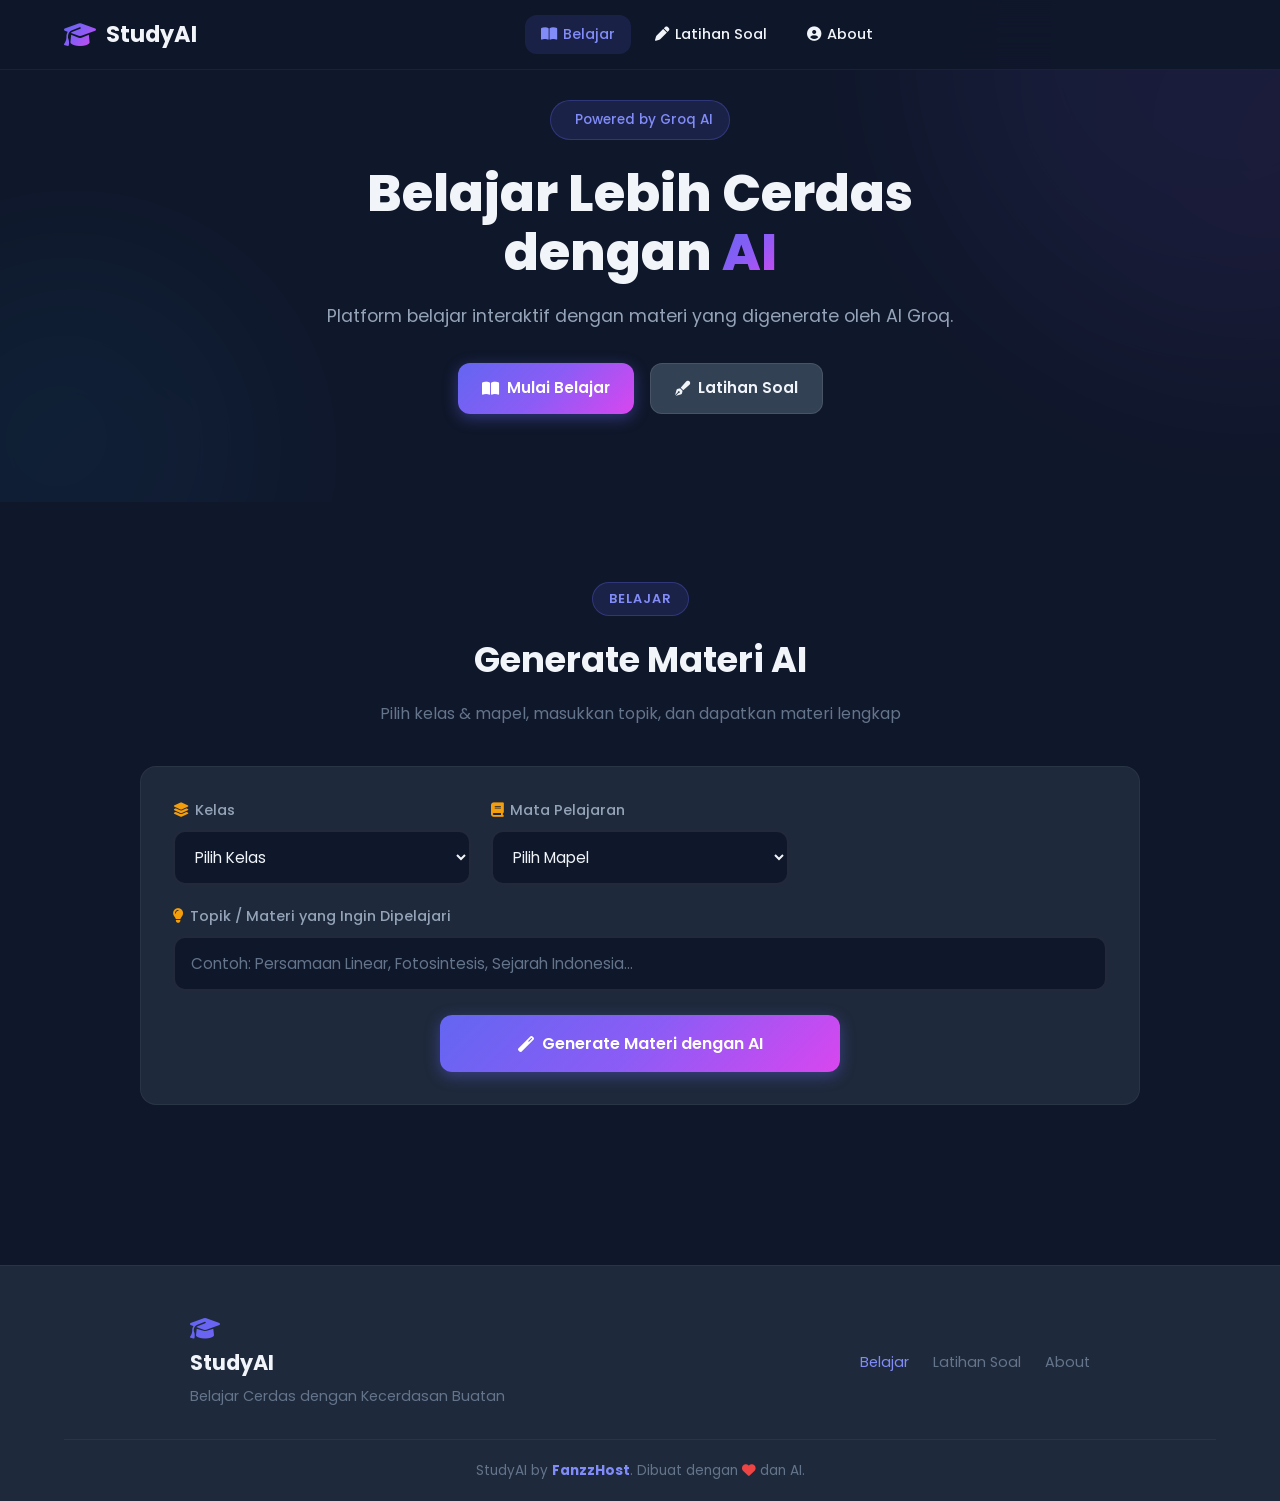
<file: index.html>
<!DOCTYPE html>
<html lang="id">
<head>
    <meta charset="UTF-8">
    <meta name="viewport" content="width=device-width, initial-scale=1.0, maximum-scale=1.0, user-scalable=no">
    <title>StudyAI - Belajar</title>
    <link href="https://fonts.googleapis.com/css2?family=Poppins:wght@300;400;500;600;700;800&display=swap" rel="stylesheet">
    <link rel="stylesheet" href="https://cdnjs.cloudflare.com/ajax/libs/font-awesome/6.5.1/css/all.min.css">
    <link rel="stylesheet" href="style.css">
</head>
<body>
    <!-- Loading Screen -->
    <div id="loading-screen">
        <div class="loader-container">
            <div class="loader"></div>
            <h2>StudyAI</h2>
            <p>Memuat platform belajar...</p>
        </div>
    </div>

    <!-- Navigation -->
    <nav class="navbar" id="navbar">
        <div class="nav-brand">
            <i class="fas fa-graduation-cap"></i>
            <span>StudyAI</span>
        </div>
        <div class="nav-links" id="nav-links">
            <a href="index.html" class="nav-link active"><i class="fas fa-book-open"></i> Belajar</a>
            <a href="soal.html" class="nav-link"><i class="fas fa-pen"></i> Latihan Soal</a>
            <a href="about.html" class="nav-link"><i class="fas fa-user-circle"></i> About</a>
        </div>
        <div class="nav-actions">
            <div class="nav-toggle" id="nav-toggle">
                <i class="fas fa-bars"></i>
            </div>
        </div>
    </nav>

    <!-- Hero Section -->
    <section class="hero mini-hero">
        <div class="hero-content">
            <div class="hero-badge">
                <i class="fas fa-sparkles"></i> Powered by Groq AI
            </div>
            <h1>Belajar Lebih Cerdas dengan <span class="gradient-text">AI</span></h1>
            <p>Platform belajar interaktif dengan materi yang digenerate oleh AI Groq.</p>
            <div class="hero-buttons">
                <a href="#belajar" class="btn btn-primary">
                    <i class="fas fa-book-open"></i> Mulai Belajar
                </a>
                <a href="soal.html" class="btn btn-secondary">
                    <i class="fas fa-pen-fancy"></i> Latihan Soal
                </a>
            </div>
        </div>
    </section>

    <!-- Belajar Section -->
    <section id="belajar" class="section">
        <div class="section-header">
            <span class="section-badge">Belajar</span>
            <h2>Generate Materi AI</h2>
            <p>Pilih kelas & mapel, masukkan topik, dan dapatkan materi lengkap</p>
        </div>

        <!-- Form Belajar -->
        <div class="belajar-form" id="belajar-form">
            <div class="form-grid">
                <div class="form-group">
                    <label><i class="fas fa-layer-group"></i> Kelas</label>
                    <select id="belajar-kelas">
                        <option value="">Pilih Kelas</option>
                    </select>
                </div>
                <div class="form-group">
                    <label><i class="fas fa-book"></i> Mata Pelajaran</label>
                    <select id="belajar-mapel">
                        <option value="">Pilih Mapel</option>
                    </select>
                </div>
                <div class="form-group form-group-full">
                    <label><i class="fas fa-lightbulb"></i> Topik / Materi yang Ingin Dipelajari</label>
                    <input type="text" id="belajar-topik" placeholder="Contoh: Persamaan Linear, Fotosintesis, Sejarah Indonesia...">
                </div>
            </div>
            <button class="btn btn-primary btn-large" onclick="generateMateri()">
                <i class="fas fa-magic"></i> Generate Materi dengan AI
            </button>
        </div>

        <!-- Materi Content -->
        <div class="materi-content" id="materi-content" style="display: none;">
            <div class="materi-header">
                <div class="materi-title-section">
                    <span class="badge-kelas" id="materi-kelas-badge"></span>
                    <span class="badge-mapel" id="materi-mapel-badge"></span>
                    <h3 id="materi-topik-title"></h3>
                </div>
                <button class="btn btn-outline btn-sm" onclick="resetMateri()">
                    <i class="fas fa-redo"></i> Generate Baru
                </button>
            </div>
            <div class="materi-body" id="materi-body"></div>
        </div>

        <!-- Loading State -->
        <div class="loading-state" id="materi-loading" style="display: none;">
            <div class="loader"></div>
            <p>Sedang generate materi dengan AI...</p>
            <small>AI sedang menyusun materi lengkap untukmu</small>
        </div>
    </section>

    <!-- Footer -->
    <footer class="footer">
        <div class="footer-content">
            <div class="footer-brand">
                <i class="fas fa-graduation-cap"></i>
                <span>StudyAI</span>
                <p>Belajar Cerdas dengan Kecerdasan Buatan</p>
            </div>
            <div class="footer-links">
                <a href="index.html" class="active">Belajar</a>
                <a href="soal.html">Latihan Soal</a>
                <a href="about.html">About</a>
            </div>
        </div>
        <div class="footer-bottom">
            <p> StudyAI by <strong>FanzzHost</strong>. Dibuat dengan <i class="fas fa-heart"></i> dan AI.</p>
        </div>
    </footer>

    <!-- Toast -->
    <div class="toast" id="toast">
        <i class="fas fa-info-circle"></i>
        <span id="toast-message"></span>
    </div>

    <script src="script.js"></script>
    <script>
        document.addEventListener('DOMContentLoaded', () => {
            setTimeout(() => {
                document.getElementById('loading-screen').classList.add('hidden');
            }, 1200);
            populateBelajarSelects();
            initNavbar();
        });

        function populateBelajarSelects() {
            const kelasSelect = document.getElementById('belajar-kelas');
            kelasData.forEach(kelas => {
                const option = document.createElement('option');
                option.value = kelas.nama;
                option.textContent = kelas.nama;
                kelasSelect.appendChild(option);
            });

            kelasSelect.addEventListener('change', () => {
                const mapelSelect = document.getElementById('belajar-mapel');
                mapelSelect.innerHTML = '<option value="">Pilih Mapel</option>';
                const kelas = kelasSelect.value;
                if (kelas && mapelData[kelas]) {
                    mapelData[kelas].forEach(mapel => {
                        const option = document.createElement('option');
                        option.value = mapel.nama;
                        option.textContent = mapel.nama;
                        mapelSelect.appendChild(option);
                    });
                }
            });
        }

        async function generateMateri() {
            const kelas = document.getElementById('belajar-kelas').value;
            const mapel = document.getElementById('belajar-mapel').value;
            const topik = document.getElementById('belajar-topik').value.trim();

            if (!kelas || !mapel) {
                showToast('Pilih kelas dan mata pelajaran terlebih dahulu');
                return;
            }
            if (!topik) {
                showToast('Masukkan topik yang ingin dipelajari');
                return;
            }

            document.getElementById('belajar-form').style.display = 'none';
            document.getElementById('materi-content').style.display = 'none';
            document.getElementById('materi-loading').style.display = 'block';

            try {
                const prompt = `Buatkan materi pembelajaran lengkap dalam Bahasa Indonesia untuk:
- Kelas: ${kelas}
- Mata Pelajaran: ${mapel}
- Topik: ${topik}

Format materi yang lengkap dan terstruktur:
1. Pendahuluan / Pengantar
2. Penjelasan Konsep Dasar (dengan sub-bab)
3. Contoh-contoh (minimal 3 contoh)
4. Poin-poin Penting (rangkuman)
5. Kesimpulan

Gunakan bahasa yang mudah dipahami siswa ${kelas}. Format dengan heading, bullet points, dan penjelasan yang jelas.`;

                const materi = await callGroqAPI(prompt);

                document.getElementById('materi-kelas-badge').textContent = kelas;
                document.getElementById('materi-mapel-badge').textContent = mapel;
                document.getElementById('materi-topik-title').textContent = topik;
                document.getElementById('materi-body').innerHTML = formatMateri(materi);

                document.getElementById('materi-loading').style.display = 'none';
                document.getElementById('materi-content').style.display = 'block';
                document.getElementById('materi-content').scrollIntoView({ behavior: 'smooth', block: 'start' });

                showToast('Materi berhasil digenerate!');
            } catch (error) {
                document.getElementById('materi-loading').style.display = 'none';
                document.getElementById('belajar-form').style.display = 'block';
                showToast('Gagal generate materi: ' + error.message);
            }
        }

        function resetMateri() {
            document.getElementById('materi-content').style.display = 'none';
            document.getElementById('belajar-form').style.display = 'block';
            document.getElementById('belajar-topik').value = '';
            document.getElementById('belajar-form').scrollIntoView({ behavior: 'smooth' });
        }
    </script>
</body>
</html>
</file>
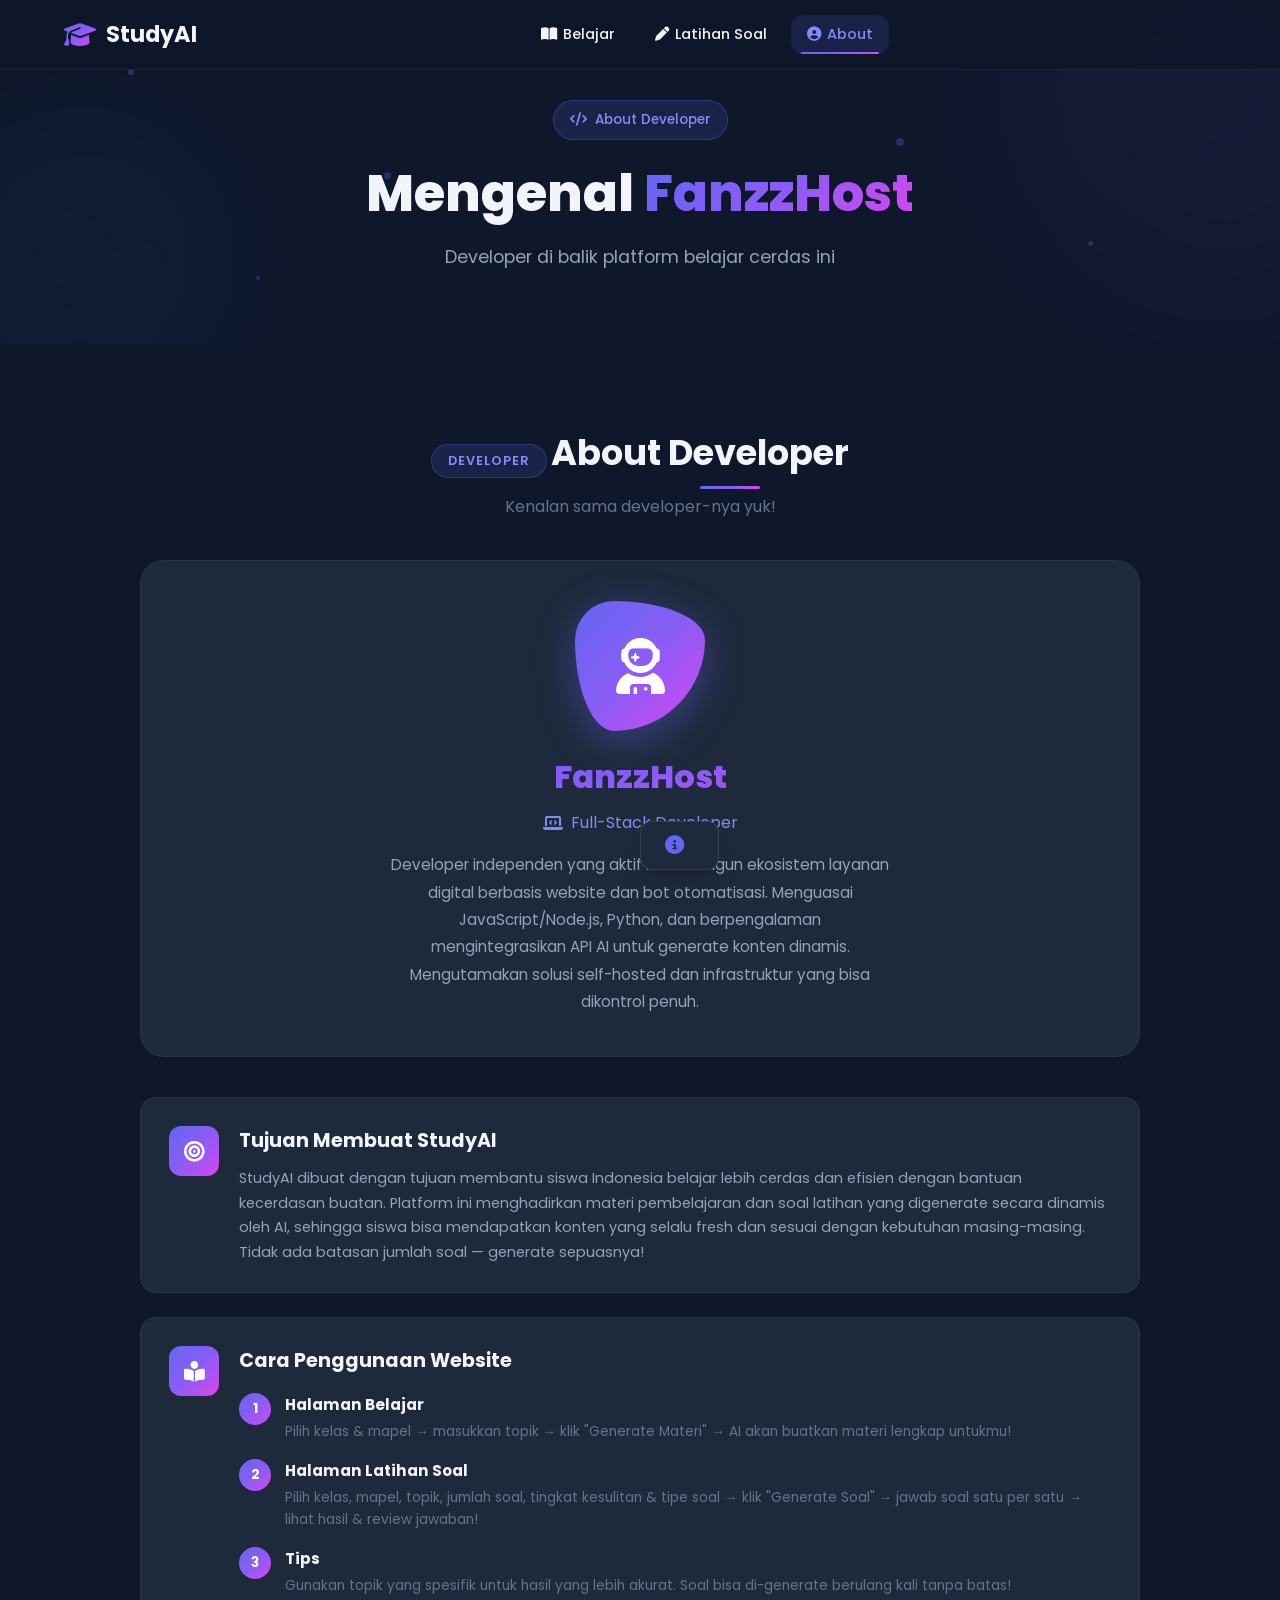
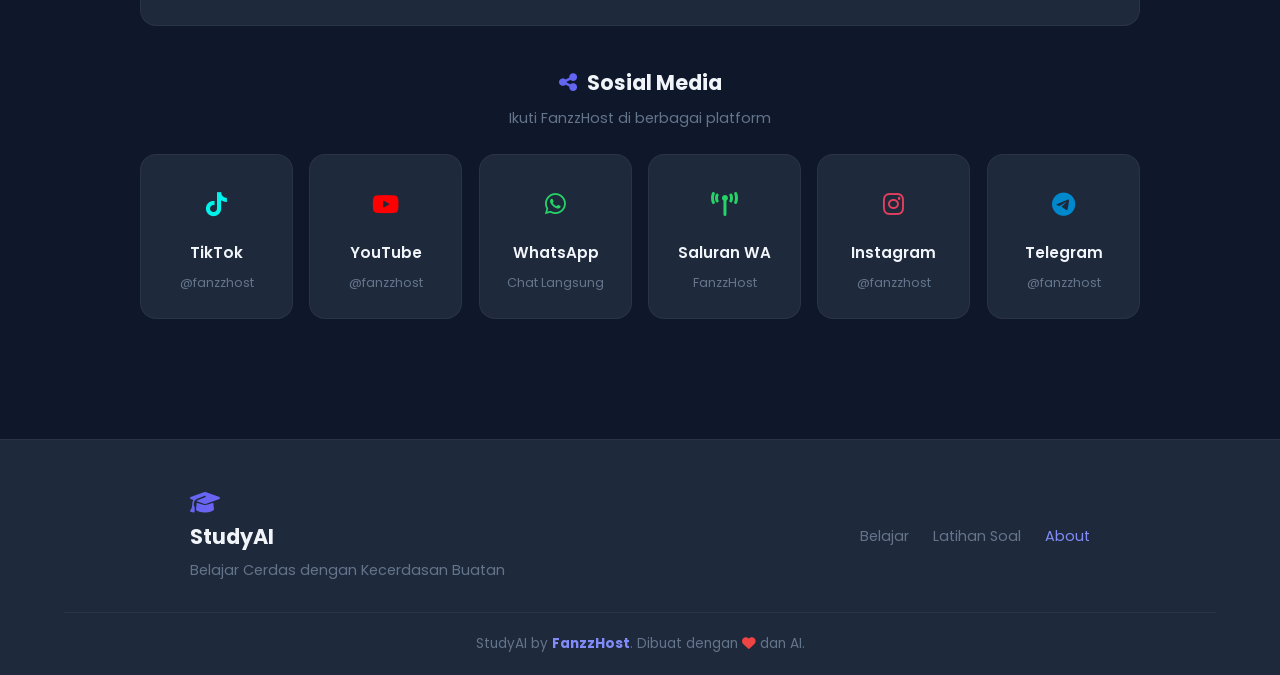
<file: about.html>
<!DOCTYPE html>
<html lang="id">
<head>
    <meta charset="UTF-8">
    <meta name="viewport" content="width=device-width, initial-scale=1.0, maximum-scale=1.0, user-scalable=no">
    <title>StudyAI - About Developer</title>
    <link href="https://fonts.googleapis.com/css2?family=Poppins:wght@300;400;500;600;700;800&display=swap" rel="stylesheet">
    <link rel="stylesheet" href="https://cdnjs.cloudflare.com/ajax/libs/font-awesome/6.5.1/css/all.min.css">
    <link rel="stylesheet" href="style.css">
    <style>
        /* ===== ENTRANCE ANIMATIONS ===== */
        @keyframes slideInDown {
            from { opacity: 0; transform: translateY(-40px); }
            to { opacity: 1; transform: translateY(0); }
        }
        @keyframes slideInUp {
            from { opacity: 0; transform: translateY(40px); }
            to { opacity: 1; transform: translateY(0); }
        }
        @keyframes slideInLeft {
            from { opacity: 0; transform: translateX(-40px); }
            to { opacity: 1; transform: translateX(0); }
        }
        @keyframes slideInRight {
            from { opacity: 0; transform: translateX(40px); }
            to { opacity: 1; transform: translateX(0); }
        }
        @keyframes scaleIn {
            from { opacity: 0; transform: scale(0.8); }
            to { opacity: 1; transform: scale(1); }
        }
        @keyframes rotateIn {
            from { opacity: 0; transform: rotate(-10deg) scale(0.9); }
            to { opacity: 1; transform: rotate(0) scale(1); }
        }
        @keyframes bounceIn {
            0% { opacity: 0; transform: scale(0.3); }
            50% { transform: scale(1.05); }
            70% { transform: scale(0.95); }
            100% { opacity: 1; transform: scale(1); }
        }
        @keyframes flipIn {
            from { opacity: 0; transform: perspective(400px) rotateY(-90deg); }
            to { opacity: 1; transform: perspective(400px) rotateY(0); }
        }
        @keyframes shimmer {
            0% { background-position: -200% 0; }
            100% { background-position: 200% 0; }
        }
        @keyframes pulseGlow {
            0%, 100% { box-shadow: 0 0 0 0 rgba(99, 102, 241, 0.4); }
            50% { box-shadow: 0 0 20px 10px rgba(99, 102, 241, 0.1); }
        }
        @keyframes floatY {
            0%, 100% { transform: translateY(0); }
            50% { transform: translateY(-8px); }
        }
        @keyframes gradientShift {
            0% { background-position: 0% 50%; }
            50% { background-position: 100% 50%; }
            100% { background-position: 0% 50%; }
        }
        @keyframes morphBlob {
            0%, 100% { border-radius: 60% 40% 30% 70% / 60% 30% 70% 40%; }
            50% { border-radius: 30% 60% 70% 40% / 50% 60% 30% 60%; }
        }
        @keyframes shake {
            0%, 100% { transform: translateX(0); }
            10%, 30%, 50%, 70%, 90% { transform: translateX(-4px); }
            20%, 40%, 60%, 80% { transform: translateX(4px); }
        }
        @keyframes countUp {
            from { opacity: 0; transform: translateY(20px); }
            to { opacity: 1; transform: translateY(0); }
        }
        @keyframes revealText {
            from { clip-path: inset(0 100% 0 0); }
            to { clip-path: inset(0 0 0 0); }
        }
        @keyframes orbit {
            from { transform: rotate(0deg) translateX(80px) rotate(0deg); }
            to { transform: rotate(360deg) translateX(80px) rotate(-360deg); }
        }
        @keyframes ripple {
            0% { transform: scale(0); opacity: 1; }
            100% { transform: scale(4); opacity: 0; }
        }
        @keyframes wave {
            0%, 100% { transform: translateY(0); }
            25% { transform: translateY(-5px); }
            75% { transform: translateY(5px); }
        }
        @keyframes glowPulse {
            0%, 100% { filter: drop-shadow(0 0 5px rgba(99, 102, 241, 0.3)); }
            50% { filter: drop-shadow(0 0 20px rgba(99, 102, 241, 0.6)); }
        }
        @keyframes borderGlow {
            0%, 100% { border-color: rgba(99, 102, 241, 0.2); }
            50% { border-color: rgba(99, 102, 241, 0.5); }
        }
        @keyframes typing {
            from { width: 0; }
            to { width: 100%; }
        }
        @keyframes blinkCursor {
            0%, 100% { border-color: transparent; }
            50% { border-color: var(--primary-light); }
        }
        @keyframes floatParticle {
            0%, 100% { transform: translateY(0) translateX(0); opacity: 0.2; }
            25% { transform: translateY(-30px) translateX(15px); opacity: 0.5; }
            50% { transform: translateY(-15px) translateX(-10px); opacity: 0.3; }
            75% { transform: translateY(-40px) translateX(20px); opacity: 0.4; }
        }
        @keyframes cardFloat {
            0%, 100% { transform: translateY(0) rotate(0deg); }
            33% { transform: translateY(-6px) rotate(0.5deg); }
            66% { transform: translateY(-3px) rotate(-0.5deg); }
        }
        @keyframes iconSpin {
            from { transform: rotate(0deg); }
            to { transform: rotate(360deg); }
        }
        @keyframes heartbeat {
            0%, 100% { transform: scale(1); }
            14% { transform: scale(1.15); }
            28% { transform: scale(1); }
            42% { transform: scale(1.15); }
            70% { transform: scale(1); }
        }

        /* Apply entrance animations */
        .anim-slide-down { animation: slideInDown 0.7s cubic-bezier(0.22, 1, 0.36, 1) forwards; opacity: 0; }
        .anim-slide-up { animation: slideInUp 0.7s cubic-bezier(0.22, 1, 0.36, 1) forwards; opacity: 0; }
        .anim-slide-left { animation: slideInLeft 0.7s cubic-bezier(0.22, 1, 0.36, 1) forwards; opacity: 0; }
        .anim-slide-right { animation: slideInRight 0.7s cubic-bezier(0.22, 1, 0.36, 1) forwards; opacity: 0; }
        .anim-scale { animation: scaleIn 0.6s cubic-bezier(0.22, 1, 0.36, 1) forwards; opacity: 0; }
        .anim-rotate { animation: rotateIn 0.7s cubic-bezier(0.22, 1, 0.36, 1) forwards; opacity: 0; }
        .anim-bounce { animation: bounceIn 0.8s cubic-bezier(0.22, 1, 0.36, 1) forwards; opacity: 0; }
        .anim-flip { animation: flipIn 0.8s cubic-bezier(0.22, 1, 0.36, 1) forwards; opacity: 0; }
        .anim-wave { animation: wave 2s ease-in-out infinite; }
        .anim-glow { animation: glowPulse 2s ease-in-out infinite; }
        .anim-float { animation: cardFloat 4s ease-in-out infinite; }
        .anim-heartbeat { animation: heartbeat 1.5s ease-in-out infinite; }

        .delay-1 { animation-delay: 0.1s; }
        .delay-2 { animation-delay: 0.2s; }
        .delay-3 { animation-delay: 0.3s; }
        .delay-4 { animation-delay: 0.4s; }
        .delay-5 { animation-delay: 0.5s; }
        .delay-6 { animation-delay: 0.6s; }
        .delay-7 { animation-delay: 0.7s; }
        .delay-8 { animation-delay: 0.8s; }
        .delay-9 { animation-delay: 0.9s; }
        .delay-10 { animation-delay: 1.0s; }

        /* Stagger children */
        .stagger-children > *:nth-child(1) { animation-delay: 0.05s; }
        .stagger-children > *:nth-child(2) { animation-delay: 0.1s; }
        .stagger-children > *:nth-child(3) { animation-delay: 0.15s; }
        .stagger-children > *:nth-child(4) { animation-delay: 0.2s; }
        .stagger-children > *:nth-child(5) { animation-delay: 0.25s; }
        .stagger-children > *:nth-child(6) { animation-delay: 0.3s; }
        .stagger-children > *:nth-child(7) { animation-delay: 0.35s; }
        .stagger-children > *:nth-child(8) { animation-delay: 0.4s; }
        .stagger-children > *:nth-child(9) { animation-delay: 0.45s; }
        .stagger-children > *:nth-child(10) { animation-delay: 0.5s; }
        .stagger-children > *:nth-child(11) { animation-delay: 0.55s; }
        .stagger-children > *:nth-child(12) { animation-delay: 0.6s; }

        /* Enhanced hero mini */
        .mini-hero {
            position: relative;
            overflow: hidden;
        }
        .mini-hero::before {
            content: '';
            position: absolute;
            top: -30%;
            right: -10%;
            width: 400px;
            height: 400px;
            background: var(--gradient-1);
            opacity: 0.06;
            border-radius: 50%;
            filter: blur(80px);
            animation: float 6s ease-in-out infinite;
        }
        .mini-hero::after {
            content: '';
            position: absolute;
            bottom: -20%;
            left: -5%;
            width: 300px;
            height: 300px;
            background: var(--gradient-2);
            opacity: 0.05;
            border-radius: 50%;
            filter: blur(60px);
            animation: float 8s ease-in-out infinite reverse;
        }

        /* Floating particles */
        .particles {
            position: absolute;
            inset: 0;
            overflow: hidden;
            pointer-events: none;
            z-index: 0;
        }
        .particle {
            position: absolute;
            width: 6px;
            height: 6px;
            background: var(--primary);
            border-radius: 50%;
            opacity: 0.3;
            animation: floatParticle 15s infinite;
        }
        .particle:nth-child(1) { left: 10%; top: 20%; animation-delay: 0s; animation-duration: 12s; }
        .particle:nth-child(2) { left: 20%; top: 80%; animation-delay: 2s; animation-duration: 15s; width: 4px; height: 4px; }
        .particle:nth-child(3) { left: 70%; top: 40%; animation-delay: 4s; animation-duration: 10s; width: 8px; height: 8px; }
        .particle:nth-child(4) { left: 85%; top: 70%; animation-delay: 1s; animation-duration: 14s; width: 5px; height: 5px; }
        .particle:nth-child(5) { left: 50%; top: 10%; animation-delay: 3s; animation-duration: 11s; width: 3px; height: 3px; }
        .particle:nth-child(6) { left: 30%; top: 50%; animation-delay: 5s; animation-duration: 13s; width: 7px; height: 7px; }

        /* Dev profile card enhanced */
        .dev-profile-card {
            position: relative;
            overflow: hidden;
            transition: all 0.4s cubic-bezier(0.22, 1, 0.36, 1);
        }
        .dev-profile-card::before {
            content: '';
            position: absolute;
            top: 0;
            left: 0;
            right: 0;
            height: 4px;
            background: var(--gradient-1);
            transform: scaleX(0);
            transform-origin: left;
            transition: transform 0.5s ease;
        }
        .dev-profile-card:hover::before {
            transform: scaleX(1);
        }
        .dev-profile-card:hover {
            transform: translateY(-5px);
            box-shadow: 0 20px 40px rgba(0, 0, 0, 0.3);
            border-color: rgba(99, 102, 241, 0.2);
        }
        .dev-avatar-wrapper {
            position: relative;
        }
        .dev-avatar {
            position: relative;
            overflow: hidden;
            transition: all 0.4s ease;
        }
        .dev-avatar::after {
            content: '';
            position: absolute;
            inset: -3px;
            border-radius: 50%;
            background: var(--gradient-1);
            opacity: 0;
            transition: opacity 0.3s ease;
            z-index: -1;
        }
        .dev-profile-card:hover .dev-avatar::after {
            opacity: 0.5;
        }
        .dev-avatar i {
            transition: all 0.4s ease;
        }
        .dev-profile-card:hover .dev-avatar i {
            transform: scale(1.1) rotate(-5deg);
        }
        .dev-status {
            animation: pulseGlow 2s ease-in-out infinite;
        }
        .status-dot {
            animation: pulse 2s ease-in-out infinite;
        }

        /* Dev section cards enhanced */
        .dev-section-card {
            position: relative;
            overflow: hidden;
            transition: all 0.4s cubic-bezier(0.22, 1, 0.36, 1);
        }
        .dev-section-card::before {
            content: '';
            position: absolute;
            top: 0;
            left: 0;
            width: 4px;
            height: 100%;
            background: var(--gradient-1);
            transform: scaleY(0);
            transition: transform 0.4s ease;
        }
        .dev-section-card:hover::before {
            transform: scaleY(1);
        }
        .dev-section-card:hover {
            transform: translateX(8px);
            border-color: rgba(99, 102, 241, 0.2);
            box-shadow: 0 10px 30px rgba(0, 0, 0, 0.2);
        }
        .dev-section-icon {
            transition: all 0.4s ease;
        }
        .dev-section-card:hover .dev-section-icon {
            transform: scale(1.1) rotate(5deg);
            background: var(--gradient-1);
        }
        .dev-section-card:hover .dev-section-icon i {
            color: var(--white);
        }

        /* Usage steps enhanced */
        .usage-step {
            position: relative;
            transition: all 0.3s ease;
        }
        .usage-step:hover {
            transform: translateX(10px);
        }
        .step-number {
            position: relative;
            transition: all 0.3s ease;
        }
        .usage-step:hover .step-number {
            transform: scale(1.15);
            box-shadow: 0 0 20px rgba(99, 102, 241, 0.4);
        }
        .step-number::after {
            content: '';
            position: absolute;
            inset: -4px;
            border-radius: 50%;
            border: 2px solid transparent;
            transition: all 0.3s ease;
        }
        .usage-step:hover .step-number::after {
            border-color: rgba(99, 102, 241, 0.3);
        }

        /* Social grid enhanced */
        .social-grid {
            perspective: 1000px;
        }
        .social-card {
            transition: all 0.4s cubic-bezier(0.22, 1, 0.36, 1);
            position: relative;
            overflow: hidden;
        }
        .social-card::before {
            content: '';
            position: absolute;
            top: 0;
            left: -100%;
            width: 100%;
            height: 100%;
            background: linear-gradient(90deg, transparent, rgba(255,255,255,0.05), transparent);
            transition: left 0.5s ease;
        }
        .social-card:hover::before {
            left: 100%;
        }
        .social-card:hover {
            transform: translateY(-8px) scale(1.03);
            box-shadow: 0 15px 35px rgba(0, 0, 0, 0.3);
        }
        .social-card:hover .social-icon {
            transform: scale(1.2) rotate(-5deg);
        }
        .social-icon {
            transition: all 0.4s ease;
        }

        /* Specific social card colors with glow */
        .social-card.tiktok:hover { box-shadow: 0 15px 35px rgba(0, 0, 0, 0.4); border-color: rgba(0,0,0,0.3); }
        .social-card.youtube:hover { box-shadow: 0 15px 35px rgba(239, 68, 68, 0.2); border-color: rgba(239, 68, 68, 0.3); }
        .social-card.whatsapp:hover { box-shadow: 0 15px 35px rgba(16, 185, 129, 0.2); border-color: rgba(16, 185, 129, 0.3); }
        .social-card.saluran:hover { box-shadow: 0 15px 35px rgba(6, 182, 212, 0.2); border-color: rgba(6, 182, 212, 0.3); }
        .social-card.instagram:hover { box-shadow: 0 15px 35px rgba(217, 70, 239, 0.2); border-color: rgba(217, 70, 239, 0.3); }
        .social-card.telegram:hover { box-shadow: 0 15px 35px rgba(59, 130, 246, 0.2); border-color: rgba(59, 130, 246, 0.3); }

        /* Section header enhanced */
        .section-header {
            position: relative;
        }
        .section-header h2 {
            position: relative;
            display: inline-block;
        }
        .section-header h2::after {
            content: '';
            position: absolute;
            bottom: -8px;
            left: 50%;
            transform: translateX(-50%);
            width: 60px;
            height: 3px;
            background: var(--gradient-1);
            border-radius: 3px;
            animation: scaleIn 0.6s ease 0.3s forwards;
            opacity: 0;
        }

        /* Badge enhanced */
        .section-badge {
            transition: all 0.3s ease;
        }
        .section-badge:hover {
            transform: scale(1.05);
            box-shadow: 0 0 15px rgba(99, 102, 241, 0.2);
        }

        /* Footer enhanced */
        .footer-links a {
            position: relative;
            transition: all 0.3s ease;
        }
        .footer-links a::after {
            content: '';
            position: absolute;
            bottom: -4px;
            left: 0;
            width: 0;
            height: 2px;
            background: var(--gradient-1);
            transition: width 0.3s ease;
        }
        .footer-links a:hover::after {
            width: 100%;
        }
        .footer-links a:hover {
            transform: translateY(-2px);
        }
        .footer-bottom i {
            animation: heartbeat 1.5s ease-in-out infinite;
        }

        /* Toast enhanced */
        .toast {
            animation: slideInUp 0.4s cubic-bezier(0.22, 1, 0.36, 1) forwards;
        }
        .toast.hide {
            animation: slideInDown 0.3s ease reverse forwards;
        }

        /* Navbar enhanced */
        .nav-link {
            position: relative;
            overflow: hidden;
        }
        .nav-link::before {
            content: '';
            position: absolute;
            bottom: 0;
            left: 50%;
            width: 0;
            height: 2px;
            background: var(--gradient-1);
            transition: all 0.3s ease;
            transform: translateX(-50%);
        }
        .nav-link:hover::before,
        .nav-link.active::before {
            width: 80%;
        }
        .nav-link i {
            transition: transform 0.3s ease;
        }
        .nav-link:hover i {
            transform: scale(1.2) rotate(-5deg);
        }

        /* Scroll reveal */
        .reveal {
            opacity: 0;
            transform: translateY(30px);
            transition: all 0.8s cubic-bezier(0.22, 1, 0.36, 1);
        }
        .reveal.visible {
            opacity: 1;
            transform: translateY(0);
        }

        /* Custom scrollbar */
        ::-webkit-scrollbar {
            width: 8px;
        }
        ::-webkit-scrollbar-track {
            background: var(--dark);
        }
        ::-webkit-scrollbar-thumb {
            background: var(--dark-lighter);
            border-radius: 4px;
        }
        ::-webkit-scrollbar-thumb:hover {
            background: var(--primary);
        }

        /* Dev name typing effect */
        .dev-name {
            position: relative;
            overflow: hidden;
        }

        /* Glow effect on hover for cards */
        .dev-profile-card,
        .dev-section-card,
        .social-card {
            border: 1px solid rgba(255, 255, 255, 0.05);
        }

        /* Responsive enhancements */
        @media (max-width: 768px) {
            .social-grid {
                grid-template-columns: repeat(2, 1fr) !important;
            }
            .dev-profile-card {
                flex-direction: column;
                text-align: center;
            }
        }

        @media (max-width: 480px) {
            .social-grid {
                grid-template-columns: 1fr !important;
            }
        }
    </style>
</head>
<body>
    <!-- Navigation -->
    <nav class="navbar" id="navbar">
        <div class="nav-brand anim-slide-down">
            <i class="fas fa-graduation-cap"></i>
            <span>StudyAI</span>
        </div>
        <div class="nav-links" id="nav-links">
            <a href="index.html" class="nav-link anim-slide-down delay-1"><i class="fas fa-book-open"></i> Belajar</a>
            <a href="soal.html" class="nav-link anim-slide-down delay-2"><i class="fas fa-pen"></i> Latihan Soal</a>
            <a href="about.html" class="nav-link active anim-slide-down delay-3"><i class="fas fa-user-circle"></i> About</a>
        </div>
        <div class="nav-actions">
            <div class="nav-toggle" id="nav-toggle">
                <i class="fas fa-bars"></i>
            </div>
        </div>
    </nav>

    <!-- Hero Section -->
    <section class="hero mini-hero">
        <div class="particles">
            <div class="particle"></div>
            <div class="particle"></div>
            <div class="particle"></div>
            <div class="particle"></div>
            <div class="particle"></div>
            <div class="particle"></div>
        </div>
        <div class="hero-content">
            <div class="hero-badge anim-scale delay-1">
                <i class="fas fa-code"></i> About Developer
            </div>
            <h1 class="anim-slide-up delay-2">Mengenal <span class="gradient-text">FanzzHost</span></h1>
            <p class="anim-slide-up delay-3">Developer di balik platform belajar cerdas ini</p>
        </div>
    </section>

    <!-- About Developer Section -->
    <section class="section">
        <div class="section-header">
            <span class="section-badge anim-scale delay-1">Developer</span>
            <h2 class="anim-slide-up delay-2">About Developer</h2>
            <p class="anim-slide-up delay-3">Kenalan sama developer-nya yuk!</p>
        </div>

        <!-- Profile Card -->
        <div class="dev-profile-card anim-slide-up delay-4">
            <div class="dev-avatar-wrapper">
                <div class="dev-avatar anim-scale delay-5">
                    <i class="fas fa-user-astronaut"></i>
                </div>
                <div class="dev-status anim-bounce delay-6">
                    <span class="status-dot"></span>
                    <span>Online</span>
                </div>
            </div>

            <div class="dev-info">
                <h2 class="dev-name anim-slide-right delay-5">FanzzHost</h2>
                <p class="dev-role anim-slide-right delay-6"><i class="fas fa-laptop-code"></i> Full-Stack Developer</p>
                <p class="dev-desc anim-slide-up delay-7">
                    Developer independen yang aktif membangun ekosistem layanan digital berbasis website dan bot otomatisasi. 
                    Menguasai JavaScript/Node.js, Python, dan berpengalaman mengintegrasikan API AI untuk generate konten dinamis. 
                    Mengutamakan solusi self-hosted dan infrastruktur yang bisa dikontrol penuh.
                </p>
            </div>
        </div>

        <!-- Purpose Section -->
        <div class="dev-section-card anim-slide-left delay-5">
            <div class="dev-section-icon anim-rotate delay-6">
                <i class="fas fa-bullseye"></i>
            </div>
            <div class="dev-section-content">
                <h3 class="anim-slide-right delay-6">Tujuan Membuat StudyAI</h3>
                <p class="anim-slide-up delay-7">
                    StudyAI dibuat dengan tujuan membantu siswa Indonesia belajar lebih cerdas dan efisien dengan bantuan kecerdasan buatan. 
                    Platform ini menghadirkan materi pembelajaran dan soal latihan yang digenerate secara dinamis oleh AI, 
                    sehingga siswa bisa mendapatkan konten yang selalu fresh dan sesuai dengan kebutuhan masing-masing. 
                    Tidak ada batasan jumlah soal — generate sepuasnya!
                </p>
            </div>
        </div>

        <!-- How To Use Section -->
        <div class="dev-section-card anim-slide-right delay-6">
            <div class="dev-section-icon anim-rotate delay-7">
                <i class="fas fa-book-reader"></i>
            </div>
            <div class="dev-section-content">
                <h3 class="anim-slide-left delay-7">Cara Penggunaan Website</h3>
                <div class="usage-steps stagger-children">
                    <div class="usage-step anim-slide-up">
                        <div class="step-number">1</div>
                        <div class="step-text">
                            <strong>Halaman Belajar</strong>
                            <p>Pilih kelas & mapel → masukkan topik → klik "Generate Materi" → AI akan buatkan materi lengkap untukmu!</p>
                        </div>
                    </div>
                    <div class="usage-step anim-slide-up">
                        <div class="step-number">2</div>
                        <div class="step-text">
                            <strong>Halaman Latihan Soal</strong>
                            <p>Pilih kelas, mapel, topik, jumlah soal, tingkat kesulitan & tipe soal → klik "Generate Soal" → jawab soal satu per satu → lihat hasil & review jawaban!</p>
                        </div>
                    </div>
                    <div class="usage-step anim-slide-up">
                        <div class="step-number">3</div>
                        <div class="step-text">
                            <strong>Tips</strong>
                            <p>Gunakan topik yang spesifik untuk hasil yang lebih akurat. Soal bisa di-generate berulang kali tanpa batas!</p>
                        </div>
                    </div>
                </div>
            </div>
        </div>

        <!-- Social Media Section -->
        <div class="dev-social-section anim-slide-up delay-7">
            <h3 class="anim-scale delay-8"><i class="fas fa-share-alt"></i> Sosial Media</h3>
            <p class="anim-slide-up delay-8">Ikuti FanzzHost di berbagai platform</p>
            <div class="social-grid stagger-children">
                <a href="https://tiktok.com/@fanzzhost" target="_blank" class="social-card tiktok anim-scale">
                    <div class="social-icon"><i class="fab fa-tiktok"></i></div>
                    <span class="social-name">TikTok</span>
                    <span class="social-handle">@fanzzhost</span>
                </a>
                <a href="https://youtube.com/@fanzzhost" target="_blank" class="social-card youtube anim-scale">
                    <div class="social-icon"><i class="fab fa-youtube"></i></div>
                    <span class="social-name">YouTube</span>
                    <span class="social-handle">@fanzzhost</span>
                </a>
                <a href="https://wa.me/6281234567890" target="_blank" class="social-card whatsapp anim-scale">
                    <div class="social-icon"><i class="fab fa-whatsapp"></i></div>
                    <span class="social-name">WhatsApp</span>
                    <span class="social-handle">Chat Langsung</span>
                </a>
                <a href="https://whatsapp.com/channel/fanzzhost" target="_blank" class="social-card saluran anim-scale">
                    <div class="social-icon"><i class="fas fa-broadcast-tower"></i></div>
                    <span class="social-name">Saluran WA</span>
                    <span class="social-handle">FanzzHost</span>
                </a>
                <a href="https://instagram.com/fanzzhost" target="_blank" class="social-card instagram anim-scale">
                    <div class="social-icon"><i class="fab fa-instagram"></i></div>
                    <span class="social-name">Instagram</span>
                    <span class="social-handle">@fanzzhost</span>
                </a>
                <a href="https://t.me/fanzzhost" target="_blank" class="social-card telegram anim-scale">
                    <div class="social-icon"><i class="fab fa-telegram-plane"></i></div>
                    <span class="social-name">Telegram</span>
                    <span class="social-handle">@fanzzhost</span>
                </a>
            </div>
        </div>
    </section>

    <!-- Footer -->
    <footer class="footer">
        <div class="footer-content">
            <div class="footer-brand">
                <i class="fas fa-graduation-cap"></i>
                <span>StudyAI</span>
                <p>Belajar Cerdas dengan Kecerdasan Buatan</p>
            </div>
            <div class="footer-links">
                <a href="index.html">Belajar</a>
                <a href="soal.html">Latihan Soal</a>
                <a href="about.html" class="active">About</a>
            </div>
        </div>
        <div class="footer-bottom">
            <p> StudyAI by <strong>FanzzHost</strong>. Dibuat dengan <i class="fas fa-heart"></i> dan AI.</p>
        </div>
    </footer>

    <!-- Toast -->
    <div class="toast" id="toast">
        <i class="fas fa-info-circle"></i>
        <span id="toast-message"></span>
    </div>

    <script src="script.js"></script>
    <script>
        document.addEventListener('DOMContentLoaded', () => {
            initNavbar();
            initScrollReveal();
            initParallax();
        });

        function initNavbar() {
            const navToggle = document.getElementById('nav-toggle');
            const navLinks = document.getElementById('nav-links');
            if (navToggle && navLinks) {
                navToggle.addEventListener('click', () => {
                    navLinks.classList.toggle('active');
                    const icon = navToggle.querySelector('i');
                    if (navLinks.classList.contains('active')) {
                        icon.classList.remove('fa-bars');
                        icon.classList.add('fa-times');
                    } else {
                        icon.classList.remove('fa-times');
                        icon.classList.add('fa-bars');
                    }
                });
            }

            // Navbar scroll effect
            window.addEventListener('scroll', () => {
                const navbar = document.getElementById('navbar');
                if (window.scrollY > 50) {
                    navbar.classList.add('scrolled');
                } else {
                    navbar.classList.remove('scrolled');
                }
            });
        }

        function initScrollReveal() {
            const observer = new IntersectionObserver((entries) => {
                entries.forEach(entry => {
                    if (entry.isIntersecting) {
                        entry.target.classList.add('visible');
                    }
                });
            }, { threshold: 0.1 });

            document.querySelectorAll('.reveal').forEach(el => observer.observe(el));
        }

        function initParallax() {
            // Subtle parallax for particles
            window.addEventListener('scroll', () => {
                const scrolled = window.pageYOffset;
                const particles = document.querySelectorAll('.particle');
                particles.forEach((p, i) => {
                    const speed = 0.1 + (i * 0.02);
                    p.style.transform = `translateY(${scrolled * speed}px)`;
                });
            });
        }
    </script>
</body>
</html>
</file>
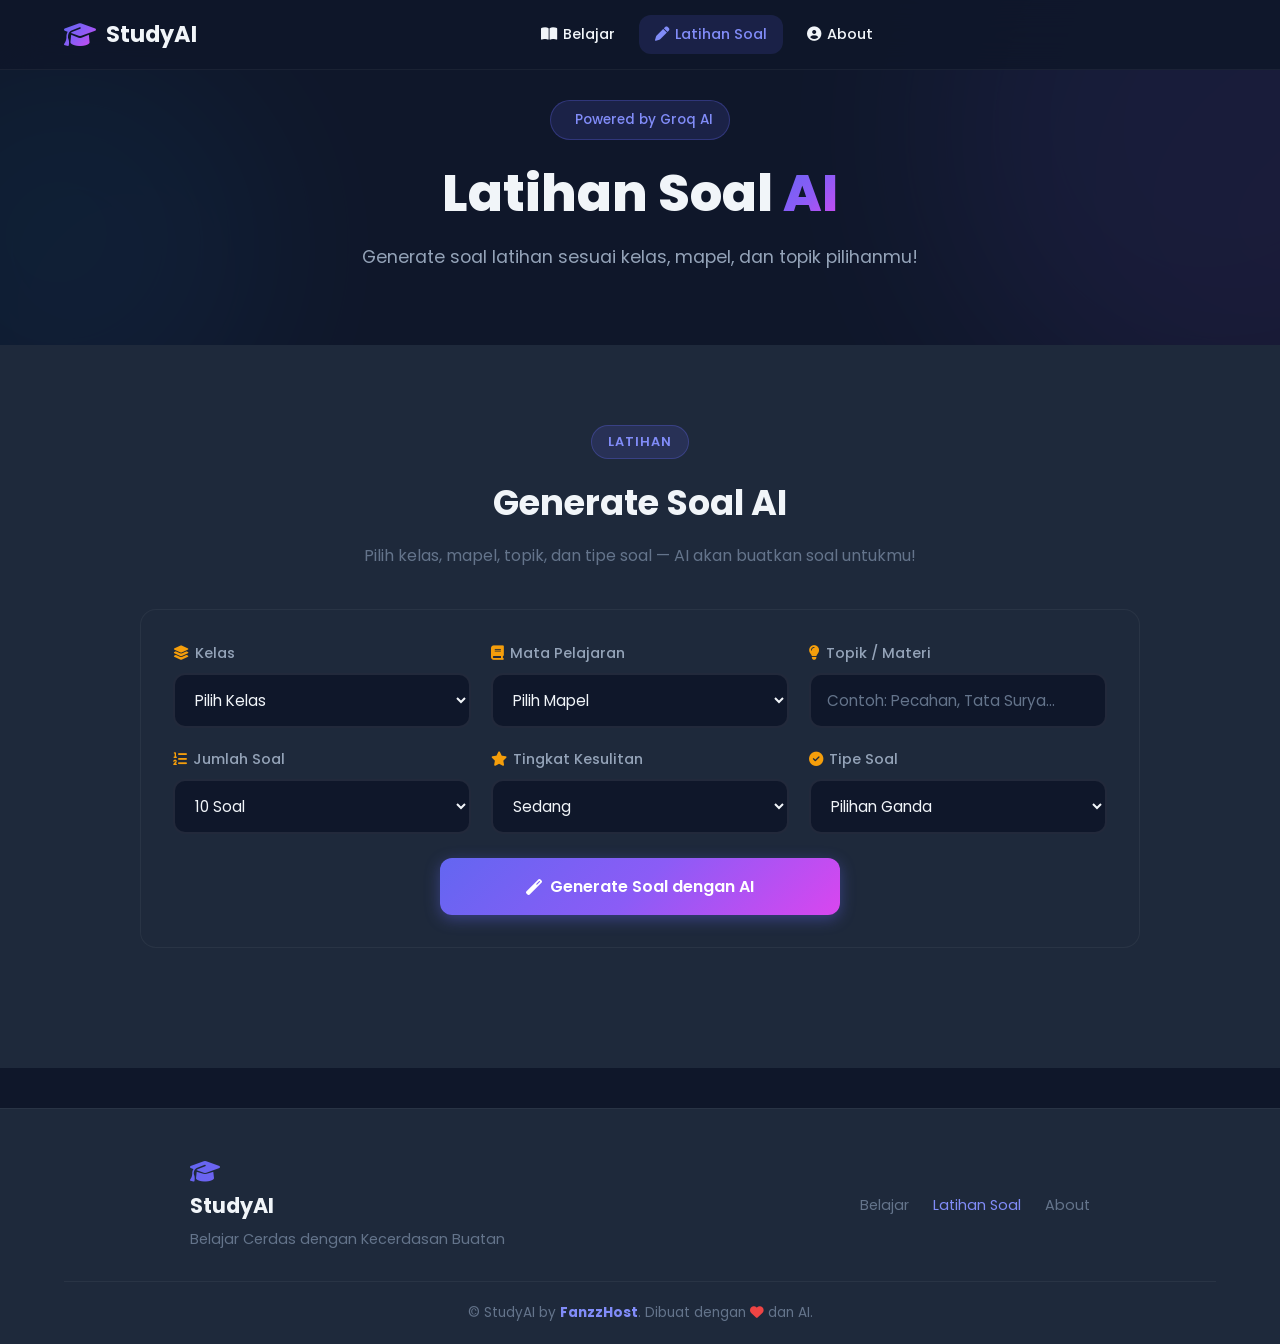
<file: soal.html>
<!DOCTYPE html>
<html lang="id">
<head>
    <meta charset="UTF-8">
    <meta name="viewport" content="width=device-width, initial-scale=1.0, maximum-scale=1.0, user-scalable=no">
    <title>StudyAI - Latihan Soal</title>
    <link href="https://fonts.googleapis.com/css2?family=Poppins:wght@300;400;500;600;700;800&display=swap" rel="stylesheet">
    <link rel="stylesheet" href="https://cdnjs.cloudflare.com/ajax/libs/font-awesome/6.5.1/css/all.min.css">
    <link rel="stylesheet" href="style.css">
</head>
<body>
    <!-- Navigation -->
    <nav class="navbar" id="navbar">
        <div class="nav-brand">
            <i class="fas fa-graduation-cap"></i>
            <span>StudyAI</span>
        </div>
        <div class="nav-links" id="nav-links">
            <a href="index.html" class="nav-link"><i class="fas fa-book-open"></i> Belajar</a>
            <a href="soal.html" class="nav-link active"><i class="fas fa-pen"></i> Latihan Soal</a>
            <a href="about.html" class="nav-link"><i class="fas fa-user-circle"></i> About</a>
        </div>
        <div class="nav-actions">
            <div class="nav-toggle" id="nav-toggle">
                <i class="fas fa-bars"></i>
            </div>
        </div>
    </nav>

    <!-- Hero Section -->
    <section class="hero mini-hero">
        <div class="hero-content">
            <div class="hero-badge">
                <i class="fas fa-sparkles"></i> Powered by Groq AI
            </div>
            <h1>Latihan Soal <span class="gradient-text">AI</span></h1>
            <p>Generate soal latihan sesuai kelas, mapel, dan topik pilihanmu!</p>
        </div>
    </section>

    <!-- Soal Section -->
    <section class="section section-alt">
        <div class="section-header">
            <span class="section-badge">Latihan</span>
            <h2>Generate Soal AI</h2>
            <p>Pilih kelas, mapel, topik, dan tipe soal — AI akan buatkan soal untukmu!</p>
        </div>

        <!-- Form Soal -->
        <div class="soal-form" id="latihan-form">
            <div class="form-grid">
                <div class="form-group">
                    <label><i class="fas fa-layer-group"></i> Kelas</label>
                    <select id="latihan-kelas">
                        <option value="">Pilih Kelas</option>
                    </select>
                </div>
                <div class="form-group">
                    <label><i class="fas fa-book"></i> Mata Pelajaran</label>
                    <select id="latihan-mapel">
                        <option value="">Pilih Mapel</option>
                    </select>
                </div>
                <div class="form-group">
                    <label><i class="fas fa-lightbulb"></i> Topik / Materi</label>
                    <input type="text" id="latihan-topik" placeholder="Contoh: Pecahan, Tata Surya...">
                </div>
                <div class="form-group">
                    <label><i class="fas fa-list-ol"></i> Jumlah Soal</label>
                    <select id="latihan-jumlah">
                        <option value="5">5 Soal</option>
                        <option value="10" selected>10 Soal</option>
                        <option value="15">15 Soal</option>
                        <option value="20">20 Soal</option>
                    </select>
                </div>
                <div class="form-group">
                    <label><i class="fas fa-star"></i> Tingkat Kesulitan</label>
                    <select id="latihan-kesulitan">
                        <option value="mudah">Mudah</option>
                        <option value="sedang" selected>Sedang</option>
                        <option value="sulit">Sulit</option>
                    </select>
                </div>
                <div class="form-group">
                    <label><i class="fas fa-check-circle"></i> Tipe Soal</label>
                    <select id="latihan-tipe">
                        <option value="pilihan_ganda" selected>Pilihan Ganda</option>
                        <option value="essay">Essay</option>
                        <option value="campuran">Campuran (PG + Essay)</option>
                    </select>
                </div>
            </div>
            <button class="btn btn-primary btn-large" onclick="generateSoal()">
                <i class="fas fa-magic"></i> Generate Soal dengan AI
            </button>
        </div>

        <!-- Soal Container -->
        <div class="soal-page-container" id="soal-page-container" style="display: none;">
            <div class="soal-progress-header">
                <div class="soal-progress-info">
                    <span class="badge" id="soal-kelas-badge"></span>
                    <span class="badge" id="soal-mapel-badge"></span>
                    <span class="badge" id="soal-kesulitan-badge"></span>
                </div>
                <div class="soal-timer" id="soal-timer">
                    <i class="fas fa-clock"></i> <span id="timer">00:00</span>
                </div>
            </div>

            <div class="progress-bar-container">
                <div class="progress-bar-track">
                    <div class="progress-bar-fill" id="progress-bar-fill"></div>
                </div>
                <div class="progress-bar-info">
                    <span id="soal-current-num">1</span> / <span id="soal-total-num">10</span>
                </div>
            </div>

            <div class="question-navigator" id="question-navigator"></div>

            <div class="question-card" id="question-card"></div>

            <div class="question-nav-buttons">
                <button class="btn btn-secondary" id="btn-prev" onclick="prevQuestion()" disabled>
                    <i class="fas fa-chevron-left"></i> Sebelumnya
                </button>
                <button class="btn btn-outline" id="btn-flag" onclick="toggleFlag()">
                    <i class="fas fa-flag" id="flag-icon"></i> Tandai
                </button>
                <button class="btn btn-primary" id="btn-next" onclick="nextQuestion()">
                    Selanjutnya <i class="fas fa-chevron-right"></i>
                </button>
            </div>

            <div class="finish-section" id="finish-section" style="display: none;">
                <button class="btn btn-success btn-large" onclick="cekJawaban()">
                    <i class="fas fa-check-double"></i> Selesai & Periksa Jawaban
                </button>
            </div>
        </div>

        <!-- Hasil Container -->
        <div class="hasil-container" id="hasil-container" style="display: none;">
            <div class="hasil-card">
                <div class="hasil-icon"><i class="fas fa-trophy"></i></div>
                <h3>Hasil Latihan</h3>
                <div class="hasil-score" id="hasil-score">0/0</div>
                <div class="hasil-percentage" id="hasil-percentage">0%</div>
                <div class="hasil-message" id="hasil-message"></div>
                <div class="hasil-stats">
                    <div class="hasil-stat">
                        <span class="hasil-stat-number" id="stat-benar">0</span>
                        <span class="hasil-stat-label">Benar</span>
                    </div>
                    <div class="hasil-stat">
                        <span class="hasil-stat-number" id="stat-salah">0</span>
                        <span class="hasil-stat-label">Salah</span>
                    </div>
                    <div class="hasil-stat">
                        <span class="hasil-stat-number" id="stat-waktu">00:00</span>
                        <span class="hasil-stat-label">Waktu</span>
                    </div>
                </div>
                <div class="hasil-actions">
                    <button class="btn btn-secondary" onclick="resetSoal()">
                        <i class="fas fa-redo"></i> Coba Lagi
                    </button>
                    <button class="btn btn-primary" onclick="reviewAnswers()">
                        <i class="fas fa-eye"></i> Review Jawaban
                    </button>
                </div>
            </div>
        </div>

        <!-- Review Container -->
        <div class="review-container" id="review-container" style="display: none;">
            <div class="review-header">
                <h3><i class="fas fa-clipboard-check"></i> Review Jawaban</h3>
                <button class="btn btn-outline btn-sm" onclick="closeReview()">
                    <i class="fas fa-times"></i> Tutup
                </button>
            </div>
            <div class="review-list" id="review-list"></div>
        </div>

        <!-- Loading State -->
        <div class="loading-state" id="soal-loading" style="display: none;">
            <div class="loader"></div>
            <p>Sedang generate soal dengan AI...</p>
            <small>AI sedang menyusun soal untukmu</small>
        </div>
    </section>

    <!-- Footer -->
    <footer class="footer">
        <div class="footer-content">
            <div class="footer-brand">
                <i class="fas fa-graduation-cap"></i>
                <span>StudyAI</span>
                <p>Belajar Cerdas dengan Kecerdasan Buatan</p>
            </div>
            <div class="footer-links">
                <a href="index.html">Belajar</a>
                <a href="soal.html" class="active">Latihan Soal</a>
                <a href="about.html">About</a>
            </div>
        </div>
        <div class="footer-bottom">
            <p>© StudyAI by <strong>FanzzHost</strong>. Dibuat dengan <i class="fas fa-heart"></i> dan AI.</p>
        </div>
    </footer>

    <!-- Toast -->
    <div class="toast" id="toast">
        <i class="fas fa-info-circle"></i>
        <span id="toast-message"></span>
    </div>

    <script src="script.js"></script>
</body>
</html>
</file>
<file: style.css>
/* ===== VARIABLES ===== */
:root {
    --primary: #6366f1;
    --primary-dark: #4f46e5;
    --primary-light: #818cf8;
    --secondary: #06b6d4;
    --accent: #f59e0b;
    --success: #10b981;
    --danger: #ef4444;
    --warning: #f59e0b;
    --dark: #0f172a;
    --dark-light: #1e293b;
    --dark-lighter: #334155;
    --gray: #64748b;
    --gray-light: #94a3b8;
    --gray-lighter: #cbd5e1;
    --light: #f1f5f9;
    --white: #ffffff;
    --gradient-1: linear-gradient(135deg, #6366f1 0%, #8b5cf6 50%, #d946ef 100%);
    --gradient-2: linear-gradient(135deg, #06b6d4 0%, #3b82f6 100%);
    --gradient-3: linear-gradient(135deg, #f59e0b 0%, #ef4444 100%);
    --gradient-success: linear-gradient(135deg, #10b981 0%, #06b6d4 100%);
    --shadow-sm: 0 1px 2px 0 rgb(0 0 0 / 0.05);
    --shadow: 0 4px 6px -1px rgb(0 0 0 / 0.1), 0 2px 4px -2px rgb(0 0 0 / 0.1);
    --shadow-lg: 0 10px 15px -3px rgb(0 0 0 / 0.1), 0 4px 6px -4px rgb(0 0 0 / 0.1);
    --shadow-xl: 0 20px 25px -5px rgb(0 0 0 / 0.1), 0 8px 10px -6px rgb(0 0 0 / 0.1);
    --radius-sm: 8px;
    --radius: 12px;
    --radius-lg: 16px;
    --radius-xl: 24px;
    --transition: all 0.3s cubic-bezier(0.4, 0, 0.2, 1);
}

/* ===== RESET & BASE ===== */
*, *::before, *::after {
    margin: 0;
    padding: 0;
    box-sizing: border-box;
}

html {
    scroll-behavior: smooth;
    scroll-padding-top: 80px;
}

body {
    font-family: 'Poppins', sans-serif;
    background: var(--dark);
    color: var(--light);
    line-height: 1.6;
    overflow-x: hidden;
    -webkit-tap-highlight-color: transparent;
}

a {
    text-decoration: none;
    color: inherit;
}

/* ===== LOADING SCREEN ===== */
#loading-screen {
    position: fixed;
    inset: 0;
    background: var(--dark);
    display: flex;
    align-items: center;
    justify-content: center;
    z-index: 9999;
    transition: opacity 0.5s ease, visibility 0.5s ease;
}

#loading-screen.hidden {
    opacity: 0;
    visibility: hidden;
}

.loader-container {
    text-align: center;
}

.loader {
    width: 60px;
    height: 60px;
    border: 4px solid var(--dark-lighter);
    border-top-color: var(--primary);
    border-radius: 50%;
    animation: spin 1s linear infinite;
    margin: 0 auto 20px;
}

@keyframes spin {
    to { transform: rotate(360deg); }
}

.loader-container h2 {
    font-size: 1.8rem;
    font-weight: 700;
    background: var(--gradient-1);
    -webkit-background-clip: text;
    -webkit-text-fill-color: transparent;
    background-clip: text;
}

.loader-container p {
    color: var(--gray);
    font-size: 0.9rem;
    margin-top: 8px;
}

/* ===== NAVBAR ===== */
.navbar {
    position: fixed;
    top: 0;
    left: 0;
    right: 0;
    height: 70px;
    background: rgba(15, 23, 42, 0.85);
    backdrop-filter: blur(20px);
    -webkit-backdrop-filter: blur(20px);
    border-bottom: 1px solid rgba(255, 255, 255, 0.05);
    display: flex;
    align-items: center;
    justify-content: space-between;
    padding: 0 5%;
    z-index: 1000;
    transition: var(--transition);
}

.navbar.scrolled {
    background: rgba(15, 23, 42, 0.98);
    box-shadow: var(--shadow-lg);
}

.nav-brand {
    display: flex;
    align-items: center;
    gap: 10px;
    font-size: 1.4rem;
    font-weight: 700;
}

.nav-brand i {
    font-size: 1.6rem;
    background: var(--gradient-1);
    -webkit-background-clip: text;
    -webkit-text-fill-color: transparent;
    background-clip: text;
}

.nav-links {
    display: flex;
    gap: 8px;
}

.nav-link {
    padding: 8px 16px;
    border-radius: var(--radius);
    font-size: 0.9rem;
    font-weight: 500;
    transition: var(--transition);
    display: flex;
    align-items: center;
    gap: 6px;
}

.nav-link:hover,
.nav-link.active {
    background: rgba(99, 102, 241, 0.15);
    color: var(--primary-light);
}

.nav-toggle {
    display: none;
    font-size: 1.4rem;
    cursor: pointer;
    padding: 8px;
}

.nav-actions {
    display: flex;
    align-items: center;
    gap: 12px;
}

/* ===== HERO SECTION ===== */
.hero {
    min-height: 100vh;
    display: flex;
    align-items: center;
    justify-content: space-between;
    padding: 100px 5% 60px;
    gap: 60px;
    position: relative;
    overflow: hidden;
}

.hero::before {
    content: '';
    position: absolute;
    top: -50%;
    right: -20%;
    width: 600px;
    height: 600px;
    background: var(--gradient-1);
    opacity: 0.08;
    border-radius: 50%;
    filter: blur(100px);
    animation: float 8s ease-in-out infinite;
}

.hero::after {
    content: '';
    position: absolute;
    bottom: -30%;
    left: -10%;
    width: 400px;
    height: 400px;
    background: var(--gradient-2);
    opacity: 0.06;
    border-radius: 50%;
    filter: blur(80px);
    animation: float 10s ease-in-out infinite reverse;
}

@keyframes float {
    0%, 100% { transform: translate(0, 0) scale(1); }
    50% { transform: translate(30px, -30px) scale(1.05); }
}

.hero.mini-hero {
    min-height: auto;
    padding: 100px 5% 40px;
    text-align: center;
    justify-content: center;
}

.hero.mini-hero .hero-content {
    max-width: 700px;
}

.hero-content {
    flex: 1;
    max-width: 600px;
    position: relative;
    z-index: 1;
}

.hero-badge {
    display: inline-flex;
    align-items: center;
    gap: 8px;
    padding: 8px 16px;
    background: rgba(99, 102, 241, 0.15);
    border: 1px solid rgba(99, 102, 241, 0.3);
    border-radius: 50px;
    font-size: 0.85rem;
    font-weight: 500;
    color: var(--primary-light);
    margin-bottom: 24px;
}

.hero h1 {
    font-size: 3.2rem;
    font-weight: 800;
    line-height: 1.15;
    margin-bottom: 20px;
}

.gradient-text {
    background: var(--gradient-1);
    -webkit-background-clip: text;
    -webkit-text-fill-color: transparent;
    background-clip: text;
}

.hero p {
    font-size: 1.1rem;
    color: var(--gray-light);
    margin-bottom: 32px;
    line-height: 1.7;
}

.hero-buttons {
    display: flex;
    gap: 16px;
    margin-bottom: 48px;
    flex-wrap: wrap;
    justify-content: center;
}

.hero-stats {
    display: flex;
    gap: 40px;
}

.stat-item {
    text-align: center;
}

.stat-number {
    display: block;
    font-size: 2rem;
    font-weight: 800;
    background: var(--gradient-1);
    -webkit-background-clip: text;
    -webkit-text-fill-color: transparent;
    background-clip: text;
}

.stat-label {
    font-size: 0.85rem;
    color: var(--gray);
}

/* ===== BUTTONS ===== */
.btn {
    display: inline-flex;
    align-items: center;
    justify-content: center;
    gap: 8px;
    padding: 12px 24px;
    border-radius: var(--radius);
    font-family: 'Poppins', sans-serif;
    font-size: 0.95rem;
    font-weight: 600;
    border: none;
    cursor: pointer;
    transition: var(--transition);
    white-space: nowrap;
}

.btn-primary {
    background: var(--gradient-1);
    color: var(--white);
    box-shadow: 0 4px 15px rgba(99, 102, 241, 0.4);
}

.btn-primary:hover {
    transform: translateY(-2px);
    box-shadow: 0 8px 25px rgba(99, 102, 241, 0.5);
}

.btn-secondary {
    background: var(--dark-lighter);
    color: var(--light);
    border: 1px solid rgba(255, 255, 255, 0.1);
}

.btn-secondary:hover {
    background: var(--dark-light);
    border-color: rgba(255, 255, 255, 0.2);
}

.btn-outline {
    background: transparent;
    color: var(--primary-light);
    border: 1px solid rgba(99, 102, 241, 0.4);
}

.btn-outline:hover {
    background: rgba(99, 102, 241, 0.1);
}

.btn-success {
    background: var(--gradient-success);
    color: var(--white);
    box-shadow: 0 4px 15px rgba(16, 185, 129, 0.4);
}

.btn-success:hover {
    transform: translateY(-2px);
    box-shadow: 0 8px 25px rgba(16, 185, 129, 0.5);
}

.btn-sm {
    padding: 8px 16px;
    font-size: 0.85rem;
}

.btn-large {
    padding: 16px 32px;
    font-size: 1rem;
    width: 100%;
    max-width: 400px;
    margin: 0 auto;
    display: flex;
}

.btn:disabled {
    opacity: 0.5;
    cursor: not-allowed;
    transform: none !important;
}

/* ===== SECTIONS ===== */
.section {
    padding: 60px 5%;
    position: relative;
}

.section-alt {
    background: var(--dark-light);
}

.section-header {
    text-align: center;
    max-width: 600px;
    margin: 0 auto 40px;
}

.section-badge {
    display: inline-block;
    padding: 6px 16px;
    background: rgba(99, 102, 241, 0.15);
    border: 1px solid rgba(99, 102, 241, 0.3);
    border-radius: 50px;
    font-size: 0.8rem;
    font-weight: 600;
    color: var(--primary-light);
    text-transform: uppercase;
    letter-spacing: 1px;
    margin-bottom: 16px;
}

.section-header h2 {
    font-size: 2.2rem;
    font-weight: 700;
    margin-bottom: 12px;
}

.section-header p {
    color: var(--gray);
    font-size: 1rem;
}

/* ===== FORMS ===== */
.belajar-form,
.soal-form {
    max-width: 900px;
    margin: 0 auto 40px;
    background: var(--dark-light);
    border: 1px solid rgba(255, 255, 255, 0.05);
    border-radius: var(--radius-lg);
    padding: 32px;
}

.form-grid {
    display: grid;
    grid-template-columns: repeat(auto-fit, minmax(250px, 1fr));
    gap: 20px;
    margin-bottom: 24px;
}

.form-group {
    display: flex;
    flex-direction: column;
}

.form-group-full {
    grid-column: 1 / -1;
}

.form-group label {
    font-size: 0.9rem;
    font-weight: 500;
    margin-bottom: 8px;
    color: var(--gray-light);
    display: flex;
    align-items: center;
    gap: 6px;
}

.form-group label i {
    color: var(--accent);
}

.form-group select,
.form-group input {
    padding: 14px 16px;
    background: var(--dark);
    border: 2px solid rgba(255, 255, 255, 0.08);
    border-radius: var(--radius);
    color: var(--light);
    font-family: 'Poppins', sans-serif;
    font-size: 0.95rem;
    transition: var(--transition);
    width: 100%;
}

.form-group select:focus,
.form-group input:focus {
    outline: none;
    border-color: var(--primary);
    box-shadow: 0 0 0 3px rgba(99, 102, 241, 0.15);
}

.form-group select option {
    background: var(--dark);
    color: var(--light);
}

.form-group input::placeholder {
    color: var(--gray);
}

/* ===== MATERI CONTENT ===== */
.materi-content {
    max-width: 900px;
    margin: 0 auto;
    background: var(--dark-light);
    border: 1px solid rgba(255, 255, 255, 0.05);
    border-radius: var(--radius-lg);
    padding: 32px;
    animation: fadeInUp 0.5s ease;
}

.materi-header {
    display: flex;
    justify-content: space-between;
    align-items: center;
    margin-bottom: 24px;
    flex-wrap: wrap;
    gap: 12px;
    padding-bottom: 20px;
    border-bottom: 1px solid rgba(255, 255, 255, 0.05);
}

.materi-title-section {
    display: flex;
    align-items: center;
    gap: 10px;
    flex-wrap: wrap;
}

.badge-kelas,
.badge-mapel {
    padding: 4px 12px;
    background: var(--gradient-1);
    border-radius: 50px;
    font-size: 0.75rem;
    font-weight: 600;
    color: var(--white);
}

.materi-header h3 {
    font-size: 1.3rem;
    font-weight: 600;
}

.materi-body {
    line-height: 1.8;
}

.materi-body h4 {
    font-size: 1.3rem;
    margin: 24px 0 12px;
    color: var(--primary-light);
}

.materi-body h5 {
    font-size: 1.1rem;
    margin: 20px 0 10px;
    color: var(--secondary);
}

.materi-body p {
    margin-bottom: 12px;
    color: var(--gray-light);
}

.materi-body ul,
.materi-body ol {
    margin: 12px 0 12px 24px;
    color: var(--gray-light);
}

.materi-body li {
    margin-bottom: 8px;
}

.materi-body code {
    background: rgba(99, 102, 241, 0.15);
    padding: 2px 8px;
    border-radius: 4px;
    font-family: 'Courier New', monospace;
    font-size: 0.9em;
    color: var(--primary-light);
}

.materi-body blockquote {
    border-left: 4px solid var(--primary);
    padding-left: 16px;
    margin: 16px 0;
    color: var(--gray-light);
    font-style: italic;
}

.materi-body strong {
    color: var(--light);
}

/* ===== LOADING STATE ===== */
.loading-state {
    text-align: center;
    padding: 60px 20px;
    max-width: 400px;
    margin: 0 auto;
}

.loading-state .loader {
    width: 50px;
    height: 50px;
    margin: 0 auto 20px;
}

.loading-state p {
    color: var(--light);
    font-weight: 500;
    margin-bottom: 8px;
}

.loading-state small {
    color: var(--gray);
    font-size: 0.85rem;
}

/* ===== SINGLE QUESTION PAGE ===== */
.soal-page-container {
    max-width: 800px;
    margin: 0 auto;
    animation: fadeInUp 0.5s ease;
}

.soal-progress-header {
    display: flex;
    justify-content: space-between;
    align-items: center;
    margin-bottom: 20px;
    flex-wrap: wrap;
    gap: 12px;
}

.soal-progress-info {
    display: flex;
    gap: 8px;
    flex-wrap: wrap;
}

.badge {
    padding: 4px 12px;
    border-radius: 50px;
    font-size: 0.75rem;
    font-weight: 600;
    background: var(--dark-lighter);
    border: 1px solid rgba(255, 255, 255, 0.1);
}

.soal-timer {
    display: flex;
    align-items: center;
    gap: 8px;
    padding: 8px 16px;
    background: var(--dark-lighter);
    border-radius: var(--radius);
    font-family: 'Courier New', monospace;
    font-weight: 600;
    font-size: 1.1rem;
}

.soal-timer i {
    color: var(--accent);
}

/* Progress Bar */
.progress-bar-container {
    margin-bottom: 24px;
}

.progress-bar-track {
    width: 100%;
    height: 10px;
    background: var(--dark-lighter);
    border-radius: 50px;
    overflow: hidden;
    margin-bottom: 8px;
}

.progress-bar-fill {
    height: 100%;
    background: var(--gradient-1);
    border-radius: 50px;
    transition: width 0.5s ease;
    width: 0%;
}

.progress-bar-info {
    text-align: center;
    font-size: 0.85rem;
    font-weight: 600;
    color: var(--gray);
}

/* Question Navigator */
.question-navigator {
    display: flex;
    justify-content: center;
    gap: 8px;
    margin-bottom: 24px;
    flex-wrap: wrap;
}

.question-dot {
    width: 36px;
    height: 36px;
    border-radius: 50%;
    display: flex;
    align-items: center;
    justify-content: center;
    font-size: 0.8rem;
    font-weight: 700;
    cursor: pointer;
    transition: var(--transition);
    border: 2px solid rgba(255, 255, 255, 0.1);
    background: var(--dark-lighter);
    color: var(--gray);
}

.question-dot:hover {
    border-color: var(--primary);
    color: var(--primary-light);
}

.question-dot.active {
    background: var(--gradient-1);
    border-color: transparent;
    color: var(--white);
    box-shadow: 0 4px 15px rgba(99, 102, 241, 0.4);
}

.question-dot.answered {
    background: var(--success);
    border-color: var(--success);
    color: var(--white);
}

.question-dot.flagged {
    border-color: var(--warning);
    color: var(--warning);
}

.question-dot.active.flagged {
    background: var(--gradient-3);
    border-color: transparent;
}

/* Question Card */
.question-card {
    background: var(--dark-light);
    border: 1px solid rgba(255, 255, 255, 0.05);
    border-radius: var(--radius-lg);
    padding: 28px;
    margin-bottom: 20px;
    animation: fadeInUp 0.4s ease;
}

.question-card-header {
    display: flex;
    align-items: center;
    gap: 12px;
    margin-bottom: 20px;
}

.question-number-badge {
    width: 40px;
    height: 40px;
    background: var(--gradient-1);
    border-radius: 50%;
    display: flex;
    align-items: center;
    justify-content: center;
    font-size: 1rem;
    font-weight: 700;
    color: var(--white);
    flex-shrink: 0;
}

.question-type-badge {
    padding: 4px 12px;
    background: rgba(99, 102, 241, 0.15);
    border: 1px solid rgba(99, 102, 241, 0.3);
    border-radius: 50px;
    font-size: 0.75rem;
    font-weight: 600;
    color: var(--primary-light);
}

.question-text {
    font-size: 1.1rem;
    font-weight: 500;
    margin-bottom: 24px;
    line-height: 1.7;
    color: var(--light);
}

/* Options */
.question-options {
    display: flex;
    flex-direction: column;
    gap: 12px;
}

.option-item {
    display: flex;
    align-items: center;
    gap: 14px;
    padding: 16px 18px;
    background: var(--dark);
    border: 2px solid rgba(255, 255, 255, 0.05);
    border-radius: var(--radius);
    cursor: pointer;
    transition: var(--transition);
}

.option-item:hover {
    border-color: rgba(99, 102, 241, 0.3);
    background: rgba(99, 102, 241, 0.05);
}

.option-item.selected {
    border-color: var(--primary);
    background: rgba(99, 102, 241, 0.1);
}

.option-letter {
    width: 36px;
    height: 36px;
    min-width: 36px;
    border-radius: 50%;
    background: var(--dark-lighter);
    display: flex;
    align-items: center;
    justify-content: center;
    font-weight: 700;
    font-size: 0.9rem;
    color: var(--gray-light);
    transition: var(--transition);
}

.option-item.selected .option-letter {
    background: var(--primary);
    color: var(--white);
}

.option-text {
    flex: 1;
    font-size: 0.95rem;
    line-height: 1.5;
}

/* Essay */
.question-essay textarea {
    width: 100%;
    min-height: 150px;
    padding: 16px;
    background: var(--dark);
    border: 2px solid rgba(255, 255, 255, 0.08);
    border-radius: var(--radius);
    color: var(--light);
    font-family: 'Poppins', sans-serif;
    font-size: 0.95rem;
    resize: vertical;
    transition: var(--transition);
}

.question-essay textarea:focus {
    outline: none;
    border-color: var(--primary);
    box-shadow: 0 0 0 3px rgba(99, 102, 241, 0.15);
}

/* Navigation Buttons */
.question-nav-buttons {
    display: flex;
    justify-content: space-between;
    align-items: center;
    gap: 10px;
    margin-bottom: 16px;
}

.finish-section {
    text-align: center;
    margin-top: 16px;
    padding-top: 16px;
    border-top: 1px solid rgba(255, 255, 255, 0.05);
}

/* ===== HASIL ===== */
.hasil-container {
    max-width: 500px;
    margin: 0 auto;
    animation: fadeInUp 0.5s ease;
}

.hasil-card {
    background: var(--dark-light);
    border: 1px solid rgba(255, 255, 255, 0.05);
    border-radius: var(--radius-lg);
    padding: 40px;
    text-align: center;
}

.hasil-icon {
    width: 80px;
    height: 80px;
    background: var(--gradient-1);
    border-radius: 50%;
    display: flex;
    align-items: center;
    justify-content: center;
    margin: 0 auto 24px;
}

.hasil-icon i {
    font-size: 2.5rem;
    color: var(--white);
}

.hasil-card h3 {
    font-size: 1.5rem;
    margin-bottom: 20px;
}

.hasil-score {
    font-size: 3rem;
    font-weight: 800;
    background: var(--gradient-1);
    -webkit-background-clip: text;
    -webkit-text-fill-color: transparent;
    background-clip: text;
}

.hasil-percentage {
    font-size: 1.2rem;
    font-weight: 600;
    color: var(--gray);
    margin-bottom: 12px;
}

.hasil-message {
    font-size: 1rem;
    color: var(--gray-light);
    margin-bottom: 24px;
    padding: 12px;
    background: rgba(99, 102, 241, 0.1);
    border-radius: var(--radius);
}

.hasil-stats {
    display: flex;
    justify-content: space-around;
    margin-bottom: 30px;
    padding: 20px;
    background: var(--dark);
    border-radius: var(--radius);
}

.hasil-stat-number {
    display: block;
    font-size: 1.5rem;
    font-weight: 700;
}

.hasil-stat-label {
    font-size: 0.85rem;
    color: var(--gray);
}

.hasil-actions {
    display: flex;
    gap: 12px;
    justify-content: center;
}

/* ===== REVIEW ===== */
.review-container {
    max-width: 800px;
    margin: 0 auto;
    animation: fadeInUp 0.5s ease;
}

.review-header {
    display: flex;
    justify-content: space-between;
    align-items: center;
    margin-bottom: 24px;
    flex-wrap: wrap;
    gap: 12px;
}

.review-header h3 {
    font-size: 1.3rem;
    display: flex;
    align-items: center;
    gap: 10px;
}

.review-header h3 i {
    color: var(--primary);
}

.review-list {
    display: flex;
    flex-direction: column;
    gap: 16px;
}

.review-item {
    background: var(--dark-light);
    border: 1px solid rgba(255, 255, 255, 0.05);
    border-radius: var(--radius);
    padding: 20px;
    transition: var(--transition);
}

.review-item:hover {
    border-color: rgba(99, 102, 241, 0.2);
}

.review-item-header {
    display: flex;
    align-items: center;
    gap: 10px;
    margin-bottom: 12px;
}

.review-item-number {
    width: 28px;
    height: 28px;
    border-radius: 50%;
    display: flex;
    align-items: center;
    justify-content: center;
    font-size: 0.8rem;
    font-weight: 700;
    color: var(--white);
}

.review-item-number.correct {
    background: var(--success);
}

.review-item-number.wrong {
    background: var(--danger);
}

.review-item-status {
    font-size: 0.8rem;
    font-weight: 600;
    padding: 2px 10px;
    border-radius: 50px;
}

.review-item-status.correct {
    background: rgba(16, 185, 129, 0.15);
    color: var(--success);
}

.review-item-status.wrong {
    background: rgba(239, 68, 68, 0.15);
    color: var(--danger);
}

.review-item-question {
    font-weight: 500;
    margin-bottom: 10px;
    line-height: 1.5;
}

.review-item-answer {
    font-size: 0.9rem;
    color: var(--gray);
    margin-bottom: 8px;
}

.review-item-answer strong {
    color: var(--light);
}

.review-item-explanation {
    font-size: 0.85rem;
    color: var(--gray-light);
    padding: 10px;
    background: rgba(99, 102, 241, 0.05);
    border-radius: var(--radius-sm);
    border-left: 3px solid var(--primary);
}

/* ===== ABOUT DEVELOPER PAGE ===== */
.dev-profile-card {
    max-width: 700px;
    margin: 0 auto 40px;
    background: var(--dark-light);
    border: 1px solid rgba(255, 255, 255, 0.05);
    border-radius: var(--radius-xl);
    padding: 40px;
    text-align: center;
    position: relative;
    overflow: hidden;
}

.dev-profile-card::before {
    content: '';
    position: absolute;
    top: 0;
    left: 0;
    right: 0;
    height: 120px;
    background: var(--gradient-1);
    opacity: 0.15;
}

.dev-avatar-wrapper {
    position: relative;
    display: inline-block;
    margin-bottom: 20px;
}

.dev-avatar {
    width: 130px;
    height: 130px;
    background: var(--gradient-1);
    border-radius: 30% 70% 70% 30% / 30% 30% 70% 70%;
    display: flex;
    align-items: center;
    justify-content: center;
    margin: 0 auto;
    position: relative;
    z-index: 1;
    box-shadow: 0 10px 40px rgba(99, 102, 241, 0.4);
    animation: morphAvatar 6s ease-in-out infinite;
}

.dev-avatar i {
    font-size: 3.5rem;
    color: var(--white);
}

@keyframes morphAvatar {
    0%, 100% { border-radius: 30% 70% 70% 30% / 30% 30% 70% 70%; }
    25% { border-radius: 58% 42% 75% 25% / 76% 46% 54% 24%; }
    50% { border-radius: 50% 50% 33% 67% / 55% 27% 73% 45%; }
    75% { border-radius: 33% 67% 58% 42% / 63% 68% 32% 37%; }
}

.dev-status {
    position: absolute;
    bottom: 5px;
    right: 5px;
    background: var(--dark);
    border: 2px solid var(--success);
    border-radius: 50px;
    padding: 4px 10px;
    display: flex;
    align-items: center;
    gap: 6px;
    font-size: 0.75rem;
    font-weight: 600;
    color: var(--success);
    z-index: 2;
}

.status-dot {
    width: 8px;
    height: 8px;
    background: var(--success);
    border-radius: 50%;
    animation: pulse-dot 2s ease-in-out infinite;
}

@keyframes pulse-dot {
    0%, 100% { opacity: 1; transform: scale(1); }
    50% { opacity: 0.5; transform: scale(1.2); }
}

.dev-name {
    font-size: 2rem;
    font-weight: 800;
    margin-bottom: 8px;
    background: var(--gradient-1);
    -webkit-background-clip: text;
    -webkit-text-fill-color: transparent;
    background-clip: text;
}

.dev-role {
    font-size: 1rem;
    color: var(--primary-light);
    margin-bottom: 16px;
    display: flex;
    align-items: center;
    justify-content: center;
    gap: 8px;
}

.dev-desc {
    color: var(--gray-light);
    font-size: 0.95rem;
    line-height: 1.8;
    max-width: 500px;
    margin: 0 auto;
}

/* Developer Section Cards */
.dev-section-card {
    max-width: 700px;
    margin: 0 auto 24px;
    background: var(--dark-light);
    border: 1px solid rgba(255, 255, 255, 0.05);
    border-radius: var(--radius-lg);
    padding: 28px;
    display: flex;
    gap: 20px;
    align-items: flex-start;
    transition: var(--transition);
}

.dev-section-card:hover {
    border-color: rgba(99, 102, 241, 0.2);
    transform: translateY(-3px);
    box-shadow: var(--shadow-lg);
}

.dev-section-icon {
    width: 50px;
    height: 50px;
    min-width: 50px;
    background: var(--gradient-1);
    border-radius: var(--radius);
    display: flex;
    align-items: center;
    justify-content: center;
    flex-shrink: 0;
}

.dev-section-icon i {
    font-size: 1.3rem;
    color: var(--white);
}

.dev-section-content {
    flex: 1;
}

.dev-section-content h3 {
    font-size: 1.2rem;
    margin-bottom: 10px;
    color: var(--light);
}

.dev-section-content p {
    color: var(--gray-light);
    font-size: 0.9rem;
    line-height: 1.7;
}

/* Usage Steps */
.usage-steps {
    display: flex;
    flex-direction: column;
    gap: 16px;
    margin-top: 16px;
}

.usage-step {
    display: flex;
    gap: 14px;
    align-items: flex-start;
}

.step-number {
    width: 32px;
    height: 32px;
    min-width: 32px;
    background: var(--gradient-1);
    border-radius: 50%;
    display: flex;
    align-items: center;
    justify-content: center;
    font-size: 0.85rem;
    font-weight: 700;
    color: var(--white);
    flex-shrink: 0;
}

.step-text strong {
    color: var(--light);
    font-size: 0.95rem;
    display: block;
    margin-bottom: 4px;
}

.step-text p {
    color: var(--gray);
    font-size: 0.85rem;
    line-height: 1.6;
}

/* Social Media Section */
.dev-social-section {
    max-width: 700px;
    margin: 40px auto 0;
    text-align: center;
}

.dev-social-section h3 {
    font-size: 1.3rem;
    margin-bottom: 8px;
    display: flex;
    align-items: center;
    justify-content: center;
    gap: 10px;
}

.dev-social-section h3 i {
    color: var(--primary);
}

.dev-social-section > p {
    color: var(--gray);
    font-size: 0.9rem;
    margin-bottom: 24px;
}

.social-grid {
    display: grid;
    grid-template-columns: repeat(auto-fit, minmax(140px, 1fr));
    gap: 16px;
}

.social-card {
    background: var(--dark-light);
    border: 1px solid rgba(255, 255, 255, 0.05);
    border-radius: var(--radius-lg);
    padding: 24px 16px;
    text-align: center;
    transition: var(--transition);
    display: flex;
    flex-direction: column;
    align-items: center;
    gap: 8px;
}

.social-card:hover {
    transform: translateY(-5px);
    box-shadow: var(--shadow-lg);
}

.social-card.tiktok:hover {
    border-color: #00f2ea;
    box-shadow: 0 8px 25px rgba(0, 242, 234, 0.2);
}

.social-card.youtube:hover {
    border-color: #ff0000;
    box-shadow: 0 8px 25px rgba(255, 0, 0, 0.2);
}

.social-card.whatsapp:hover {
    border-color: #25d366;
    box-shadow: 0 8px 25px rgba(37, 211, 102, 0.2);
}

.social-card.saluran:hover {
    border-color: #25d366;
    box-shadow: 0 8px 25px rgba(37, 211, 102, 0.2);
}

.social-card.instagram:hover {
    border-color: #e4405f;
    box-shadow: 0 8px 25px rgba(228, 64, 95, 0.2);
}

.social-card.telegram:hover {
    border-color: #0088cc;
    box-shadow: 0 8px 25px rgba(0, 136, 204, 0.2);
}

.social-icon {
    width: 50px;
    height: 50px;
    border-radius: var(--radius);
    display: flex;
    align-items: center;
    justify-content: center;
    font-size: 1.5rem;
    margin-bottom: 4px;
}

.social-card.tiktok .social-icon { color: #00f2ea; }
.social-card.youtube .social-icon { color: #ff0000; }
.social-card.whatsapp .social-icon { color: #25d366; }
.social-card.saluran .social-icon { color: #25d366; }
.social-card.instagram .social-icon { color: #e4405f; }
.social-card.telegram .social-icon { color: #0088cc; }

.social-name {
    font-size: 0.95rem;
    font-weight: 600;
    color: var(--light);
}

.social-handle {
    font-size: 0.8rem;
    color: var(--gray);
}

/* ===== FOOTER ===== */
.footer {
    background: var(--dark-light);
    border-top: 1px solid rgba(255, 255, 255, 0.05);
    padding: 50px 5% 0;
    margin-top: 40px;
}

.footer-content {
    display: flex;
    justify-content: space-between;
    align-items: center;
    max-width: 900px;
    margin: 0 auto 30px;
    flex-wrap: wrap;
    gap: 24px;
}

.footer-brand {
    display: flex;
    flex-direction: column;
    gap: 6px;
}

.footer-brand i {
    font-size: 1.5rem;
    background: var(--gradient-1);
    -webkit-background-clip: text;
    -webkit-text-fill-color: transparent;
    background-clip: text;
}

.footer-brand span {
    font-size: 1.3rem;
    font-weight: 700;
}

.footer-brand p {
    color: var(--gray);
    font-size: 0.9rem;
}

.footer-links {
    display: flex;
    gap: 24px;
}

.footer-links a {
    color: var(--gray);
    font-size: 0.9rem;
    transition: var(--transition);
    position: relative;
}

.footer-links a:hover,
.footer-links a.active {
    color: var(--primary-light);
}

.footer-bottom {
    text-align: center;
    padding: 20px;
    border-top: 1px solid rgba(255, 255, 255, 0.05);
    color: var(--gray);
    font-size: 0.85rem;
}

.footer-bottom i {
    color: var(--danger);
}

.footer-bottom strong {
    color: var(--primary-light);
}

/* ===== TOAST ===== */
.toast {
    position: fixed;
    bottom: 30px;
    left: 50%;
    transform: translateX(-50%) translateY(100px);
    background: var(--dark-light);
    border: 1px solid rgba(255, 255, 255, 0.1);
    border-radius: var(--radius);
    padding: 14px 24px;
    display: flex;
    align-items: center;
    gap: 10px;
    box-shadow: var(--shadow-xl);
    z-index: 9999;
    transition: transform 0.4s cubic-bezier(0.175, 0.885, 0.32, 1.275);
    opacity: 0;
    max-width: 90vw;
}

.toast.show {
    transform: translateX(-50%) translateY(0);
    opacity: 1;
}

.toast i {
    color: var(--primary);
    font-size: 1.2rem;
    flex-shrink: 0;
}

/* ===== ANIMATIONS ===== */
@keyframes fadeInUp {
    from {
        opacity: 0;
        transform: translateY(30px);
    }
    to {
        opacity: 1;
        transform: translateY(0);
    }
}

/* ===== SCROLLBAR ===== */
::-webkit-scrollbar {
    width: 6px;
}

::-webkit-scrollbar-track {
    background: var(--dark);
}

::-webkit-scrollbar-thumb {
    background: var(--dark-lighter);
    border-radius: 3px;
}

::-webkit-scrollbar-thumb:hover {
    background: var(--gray);
}

/* ===== RESPONSIVE ===== */
@media (max-width: 768px) {
    .nav-links {
        position: fixed;
        top: 70px;
        left: 0;
        right: 0;
        background: rgba(15, 23, 42, 0.98);
        flex-direction: column;
        padding: 16px;
        gap: 4px;
        transform: translateY(-150%);
        transition: transform 0.3s ease;
        border-bottom: 1px solid rgba(255, 255, 255, 0.05);
        box-shadow: var(--shadow-lg);
    }

    .nav-links.active {
        transform: translateY(0);
    }

    .nav-link {
        padding: 12px 16px;
        font-size: 1rem;
    }

    .nav-toggle {
        display: block;
    }

    .hero {
        flex-direction: column;
        text-align: center;
        padding-top: 90px;
        padding-bottom: 40px;
    }

    .hero h1 {
        font-size: 2rem;
    }

    .hero p {
        font-size: 1rem;
    }

    .hero-buttons {
        justify-content: center;
    }

    .hero-stats {
        justify-content: center;
    }

    .section {
        padding: 40px 4%;
    }

    .section-header h2 {
        font-size: 1.6rem;
    }

    .belajar-form,
    .soal-form {
        padding: 20px;
        border-radius: var(--radius);
    }

    .form-grid {
        grid-template-columns: 1fr;
        gap: 14px;
    }

    .form-group select,
    .form-group input {
        padding: 12px 14px;
        font-size: 16px;
    }

    .materi-content {
        padding: 20px;
        border-radius: var(--radius);
    }

    .materi-header {
        flex-direction: column;
        align-items: flex-start;
    }

    .question-card {
        padding: 20px;
    }

    .question-text {
        font-size: 1rem;
    }

    .option-item {
        padding: 14px;
    }

    .question-nav-buttons {
        flex-direction: row;
        flex-wrap: wrap;
    }

    .question-nav-buttons .btn {
        flex: 1;
        min-width: 100px;
    }

    .hasil-card {
        padding: 28px 20px;
    }

    .hasil-score {
        font-size: 2.5rem;
    }

    .hasil-actions {
        flex-direction: column;
    }

    .hasil-actions .btn {
        width: 100%;
    }

    .review-header {
        flex-direction: column;
        gap: 12px;
        text-align: center;
    }

    .footer-content {
        flex-direction: column;
        text-align: center;
    }

    .footer-links {
        flex-wrap: wrap;
        justify-content: center;
    }

    /* About Developer Mobile */
    .dev-profile-card {
        padding: 28px 20px;
    }

    .dev-avatar {
        width: 110px;
        height: 110px;
    }

    .dev-avatar i {
        font-size: 3rem;
    }

    .dev-name {
        font-size: 1.6rem;
    }

    .dev-section-card {
        flex-direction: column;
        text-align: center;
        padding: 24px 20px;
    }

    .dev-section-icon {
        margin: 0 auto;
    }

    .usage-step {
        text-align: left;
    }

    .social-grid {
        grid-template-columns: repeat(2, 1fr);
        gap: 12px;
    }

    .social-card {
        padding: 18px 12px;
    }

    .social-icon {
        width: 40px;
        height: 40px;
        font-size: 1.3rem;
    }
}

@media (max-width: 480px) {
    .navbar {
        padding: 0 4%;
        height: 60px;
    }

    .nav-brand {
        font-size: 1.2rem;
    }

    .nav-brand i {
        font-size: 1.3rem;
    }

    .hero {
        padding-top: 80px;
    }

    .hero h1 {
        font-size: 1.7rem;
    }

    .hero-badge {
        font-size: 0.8rem;
        padding: 6px 12px;
    }

    .section-header h2 {
        font-size: 1.4rem;
    }

    .btn {
        padding: 12px 18px;
        font-size: 0.9rem;
    }

    .btn-large {
        padding: 14px 24px;
    }

    .question-dot {
        width: 32px;
        height: 32px;
        font-size: 0.75rem;
    }

    .option-letter {
        width: 32px;
        height: 32px;
        min-width: 32px;
        font-size: 0.85rem;
    }

    .hasil-score {
        font-size: 2.2rem;
    }

    .toast {
        left: 16px;
        right: 16px;
        transform: translateY(100px);
        width: auto;
        padding: 12px 16px;
    }

    .toast.show {
        transform: translateY(0);
    }

    .dev-profile-card {
        padding: 24px 16px;
    }

    .dev-avatar {
        width: 100px;
        height: 100px;
    }

    .dev-avatar i {
        font-size: 2.5rem;
    }

    .dev-name {
        font-size: 1.4rem;
    }

    .dev-desc {
        font-size: 0.85rem;
    }

    .social-grid {
        grid-template-columns: repeat(2, 1fr);
        gap: 10px;
    }

    .social-card {
        padding: 16px 10px;
    }

    .social-name {
        font-size: 0.85rem;
    }

    .social-handle {
        font-size: 0.7rem;
    }
}

/* ===== TOUCH OPTIMIZATION ===== */
@media (hover: none) {
    .option-item:hover {
        border-color: rgba(255, 255, 255, 0.05);
        background: var(--dark);
    }

    .option-item.selected:hover {
        border-color: var(--primary);
        background: rgba(99, 102, 241, 0.1);
    }

    .social-card:hover,
    .dev-section-card:hover {
        transform: none;
    }
}

/* ===== PC / LARGE SCREEN ===== */
@media (min-width: 1200px) {
    .section {
        padding: 80px 10%;
    }

    .hero {
        padding: 120px 10% 80px;
    }

    .belajar-form,
    .soal-form,
    .materi-content,
    .soal-page-container,
    .review-container,
    .hasil-container,
    .dev-profile-card,
    .dev-section-card,
    .dev-social-section {
        max-width: 1000px;
    }
}

/* ===== LANDSCAPE MOBILE ===== */
@media (max-height: 500px) and (orientation: landscape) {
    .hero.mini-hero {
        padding: 70px 5% 20px;
    }

    .hero h1 {
        font-size: 1.5rem;
    }

    .section {
        padding: 20px 4%;
    }
}
</file>
